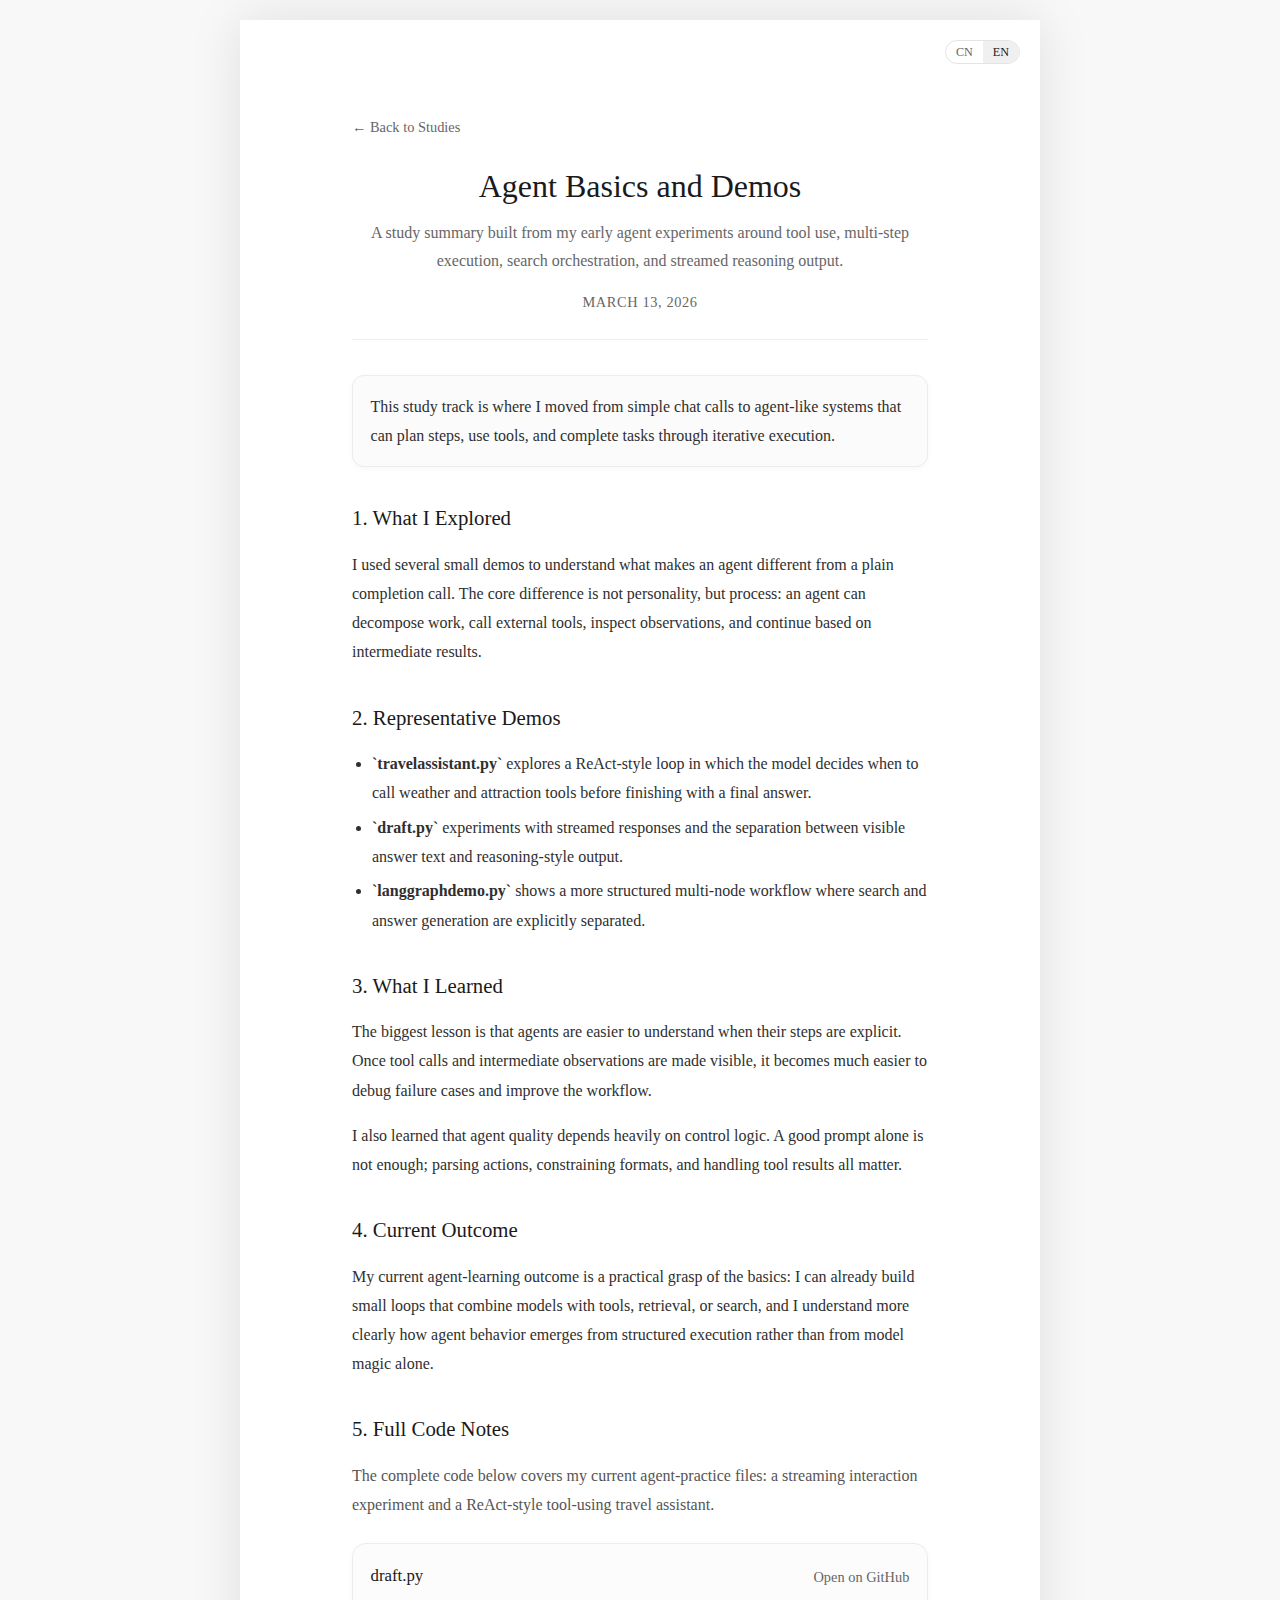
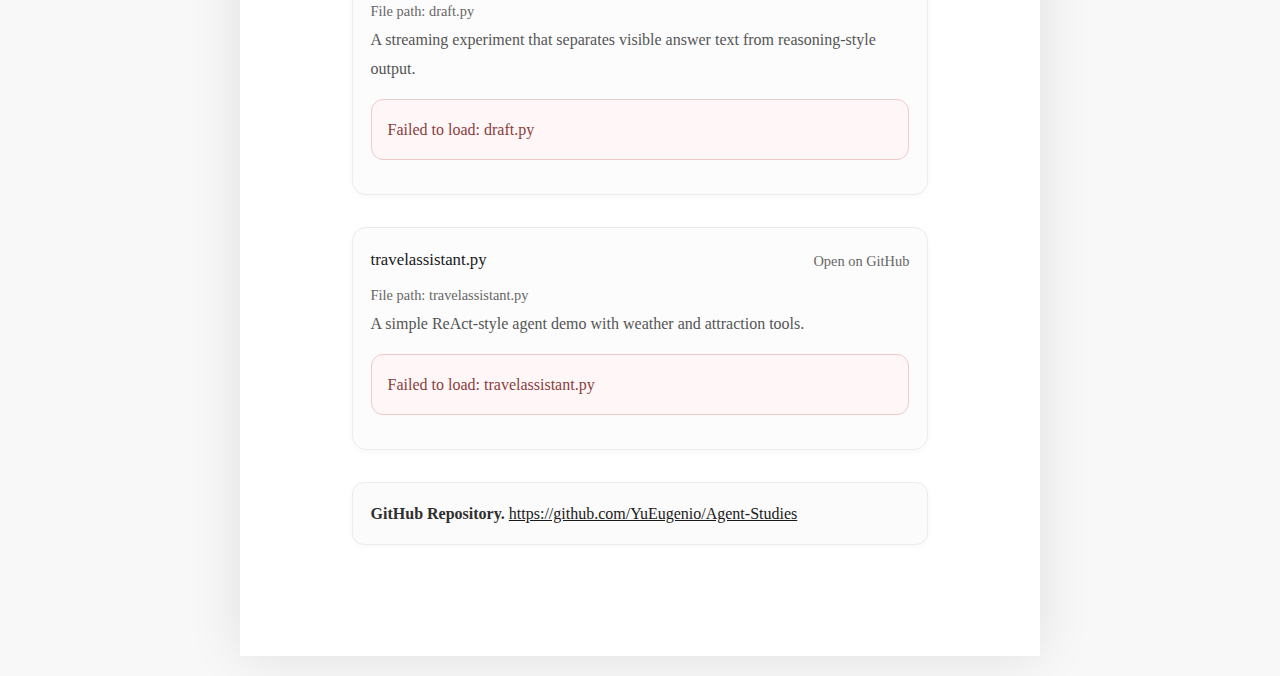
<file: articles/Agent-Basics-and-Demos.html>
<!DOCTYPE html>
<html lang="en">
<head>
  <meta charset="UTF-8">
  <meta name="viewport" content="width=device-width, initial-scale=1.0">
  <title>Agent Basics and Demos - YuEugenio's Blog</title>
  <meta name="article:date" content="2026-03-13">
  <meta name="article:section" content="studies">
  <link rel="stylesheet" href="../css/style.css?v=20260310-1">
  <link rel="stylesheet" href="../css/study-notes.css?v=20260313-1">
  <style>
    .article-content { max-width: 760px; margin: 0 auto; padding: 2rem; line-height: 1.82; color: #2f2f2f; }
    .back-link { display: inline-block; margin-bottom: 1.6rem; color: #666; text-decoration: none; font-size: 0.9rem; }
    .back-link:hover { color: #1a1a1a; }
    .article-header { text-align: center; margin-bottom: 2.2rem; border-bottom: 1px solid #eee; padding-bottom: 1.5rem; }
    .article-title { font-size: 2rem; line-height: 1.3; margin-bottom: 0.75rem; color: #1a1a1a; font-weight: normal; }
    .article-subtitle { max-width: 700px; margin: 0 auto 0.9rem; color: #666; font-size: 1rem; line-height: 1.72; }
    .article-meta { color: #666; font-size: 0.9rem; letter-spacing: 0.6px; text-transform: uppercase; }
    .study-body h2 { margin: 2rem 0 0.8rem; color: #1a1a1a; font-size: 1.3rem; font-weight: normal; }
    .study-body p { margin: 0 0 1rem; }
    .study-body ul { margin: 0.4rem 0 1rem 1.25rem; padding: 0; }
    .study-body li { margin: 0.34rem 0; }
    .summary-card, .link-card { margin: 1.2rem 0; padding: 1rem 1.1rem; border: 1px solid #ececec; border-radius: 12px; background: #fbfbfb; box-shadow: 0 2px 6px rgba(0,0,0,0.03); }
    .summary-card p, .link-card p { margin: 0; }
    .link-card a { color: #1a1a1a; word-break: break-all; }
    @media (max-width: 768px) {
      .article-content { padding: 1.2rem 0.95rem 1.6rem; }
      .article-title { font-size: 1.62rem; }
      .article-subtitle { font-size: 0.95rem; }
    }
  </style>
</head>
<body data-lang-page="en" data-lang-route-en="./Agent-Basics-and-Demos.html" data-lang-route-cn="../pages/agent-basics-and-demos-cn.html">
  <div class="container">
    <div class="article-content">
      <a href="../pages/studies.html" class="back-link" data-i18n-en="← Back to Studies" data-i18n-cn="← 返回学科学习">← Back to Studies</a>

      <header class="article-header">
        <h1 class="article-title">Agent Basics and Demos</h1>
        <p class="article-subtitle">A study summary built from my early agent experiments around tool use, multi-step execution, search orchestration, and streamed reasoning output.</p>
        <div class="article-meta">March 13, 2026</div>
      </header>

      <main class="study-body">
        <div class="summary-card">
          <p>This study track is where I moved from simple chat calls to agent-like systems that can plan steps, use tools, and complete tasks through iterative execution.</p>
        </div>

        <h2>1. What I Explored</h2>
        <p>I used several small demos to understand what makes an agent different from a plain completion call. The core difference is not personality, but process: an agent can decompose work, call external tools, inspect observations, and continue based on intermediate results.</p>

        <h2>2. Representative Demos</h2>
        <ul>
          <li><strong>`travelassistant.py`</strong> explores a ReAct-style loop in which the model decides when to call weather and attraction tools before finishing with a final answer.</li>
          <li><strong>`draft.py`</strong> experiments with streamed responses and the separation between visible answer text and reasoning-style output.</li>
          <li><strong>`langgraphdemo.py`</strong> shows a more structured multi-node workflow where search and answer generation are explicitly separated.</li>
        </ul>

        <h2>3. What I Learned</h2>
        <p>The biggest lesson is that agents are easier to understand when their steps are explicit. Once tool calls and intermediate observations are made visible, it becomes much easier to debug failure cases and improve the workflow.</p>
        <p>I also learned that agent quality depends heavily on control logic. A good prompt alone is not enough; parsing actions, constraining formats, and handling tool results all matter.</p>

        <h2>4. Current Outcome</h2>
        <p>My current agent-learning outcome is a practical grasp of the basics: I can already build small loops that combine models with tools, retrieval, or search, and I understand more clearly how agent behavior emerges from structured execution rather than from model magic alone.</p>

        <h2>5. Full Code Notes</h2>
        <p class="source-notice">The complete code below covers my current agent-practice files: a streaming interaction experiment and a ReAct-style tool-using travel assistant.</p>
        <div id="study-sources"></div>

        <div class="link-card">
          <p><strong>GitHub Repository.</strong> <a href="https://github.com/YuEugenio/Agent-Studies" target="_blank" rel="noreferrer">https://github.com/YuEugenio/Agent-Studies</a></p>
        </div>
      </main>
    </div>
  </div>
  <script id="study-page-config" type="application/json">
    {
      "lang": "en",
      "owner": "YuEugenio",
      "repo": "Agent-Studies",
      "branch": "main",
      "sources": [
        {
          "path": "draft.py",
          "type": "script",
          "title": "draft.py",
          "description": "A streaming experiment that separates visible answer text from reasoning-style output."
        },
        {
          "path": "travelassistant.py",
          "type": "script",
          "title": "travelassistant.py",
          "description": "A simple ReAct-style agent demo with weather and attraction tools."
        }
      ]
    }
  </script>
  <script src="../js/study-code-viewer.js?v=20260313-1"></script>
  <script src="../js/config.js?v=20260310-1"></script>
  <script src="../js/language.js?v=20260310-1"></script>
</body>
</html>
</file>
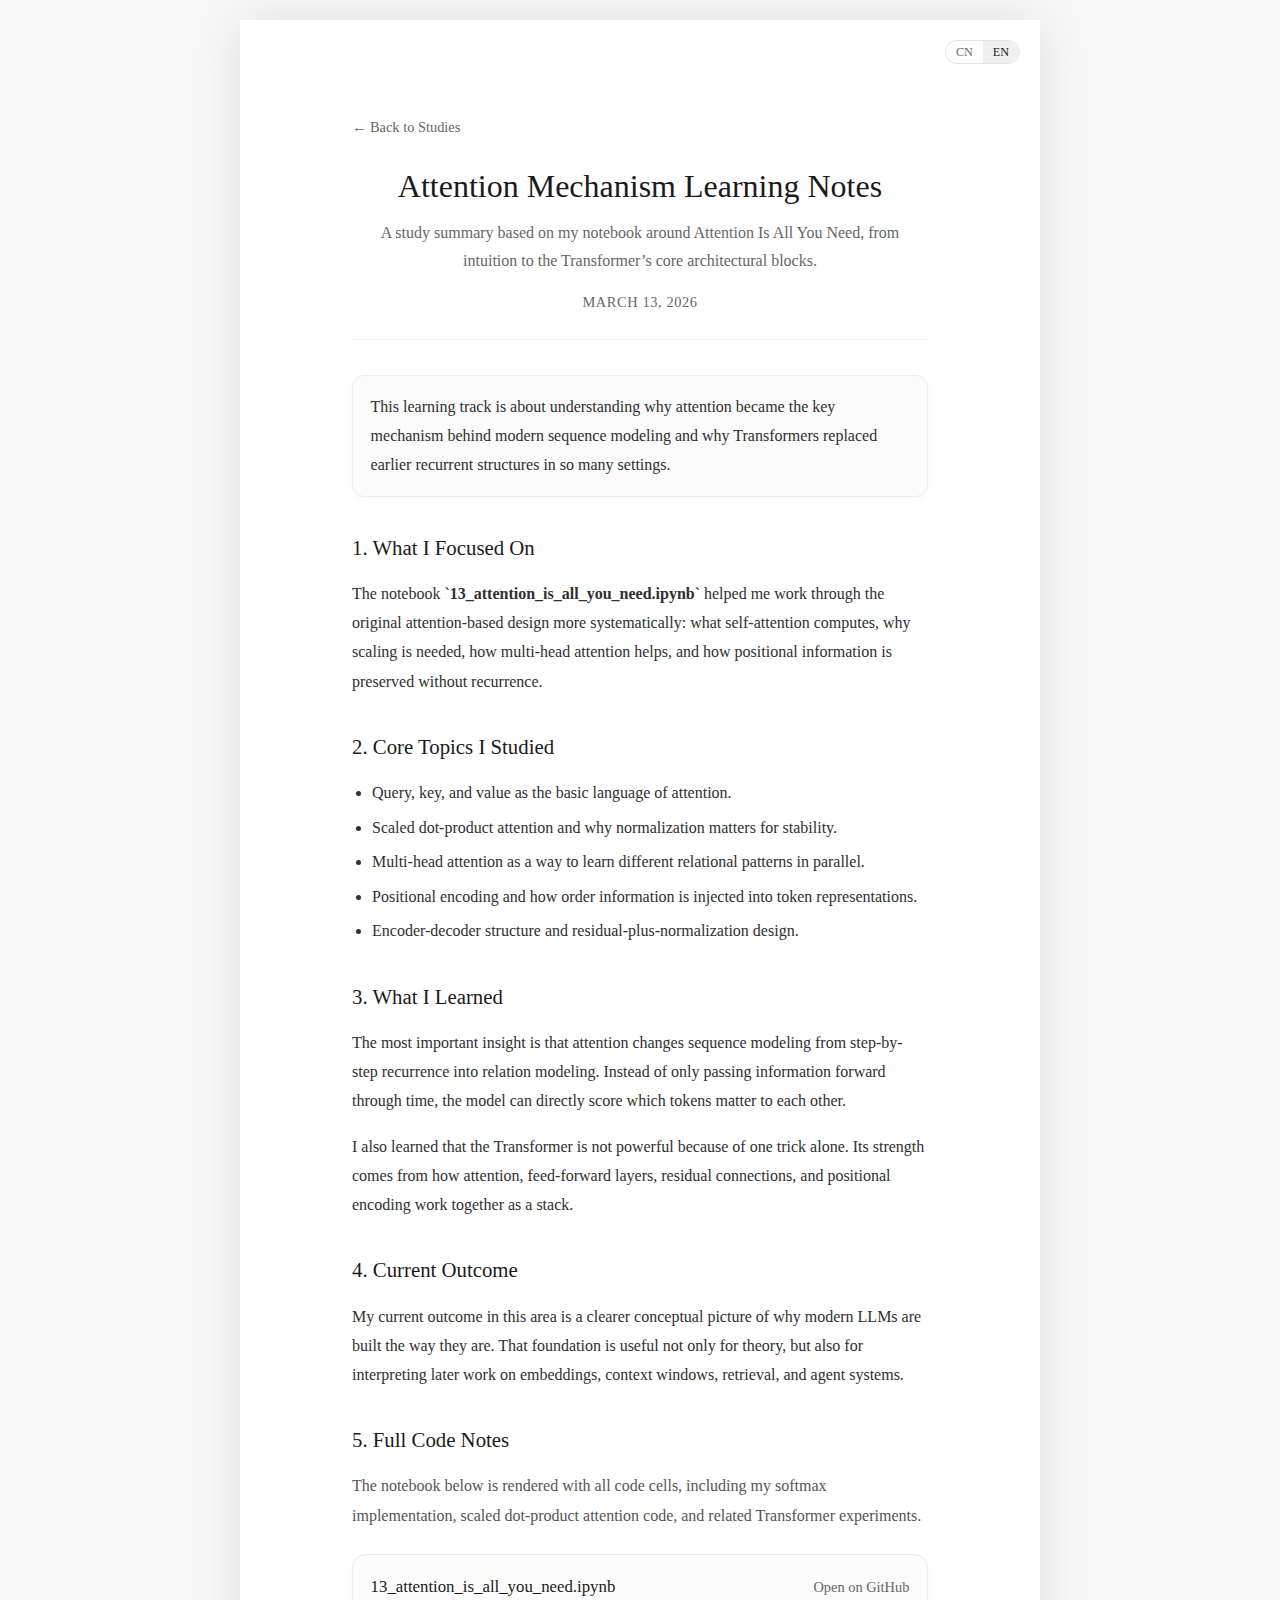
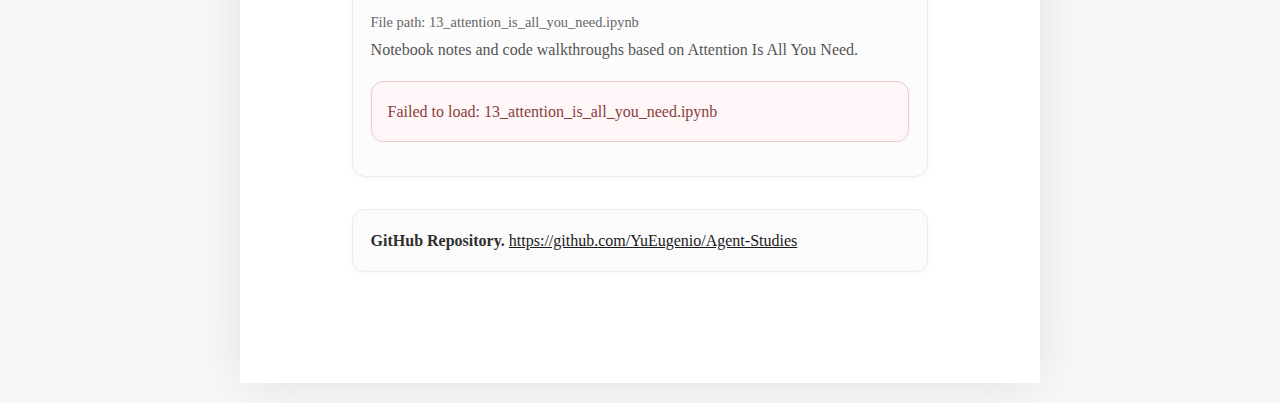
<file: articles/Attention-Mechanism-Learning-Notes.html>
<!DOCTYPE html>
<html lang="en">
<head>
  <meta charset="UTF-8">
  <meta name="viewport" content="width=device-width, initial-scale=1.0">
  <title>Attention Mechanism Learning Notes - YuEugenio's Blog</title>
  <meta name="article:date" content="2026-03-13">
  <meta name="article:section" content="studies">
  <link rel="stylesheet" href="../css/style.css?v=20260310-1">
  <link rel="stylesheet" href="../css/study-notes.css?v=20260313-1">
  <style>
    .article-content { max-width: 760px; margin: 0 auto; padding: 2rem; line-height: 1.82; color: #2f2f2f; }
    .back-link { display: inline-block; margin-bottom: 1.6rem; color: #666; text-decoration: none; font-size: 0.9rem; }
    .back-link:hover { color: #1a1a1a; }
    .article-header { text-align: center; margin-bottom: 2.2rem; border-bottom: 1px solid #eee; padding-bottom: 1.5rem; }
    .article-title { font-size: 2rem; line-height: 1.3; margin-bottom: 0.75rem; color: #1a1a1a; font-weight: normal; }
    .article-subtitle { max-width: 700px; margin: 0 auto 0.9rem; color: #666; font-size: 1rem; line-height: 1.72; }
    .article-meta { color: #666; font-size: 0.9rem; letter-spacing: 0.6px; text-transform: uppercase; }
    .study-body h2 { margin: 2rem 0 0.8rem; color: #1a1a1a; font-size: 1.3rem; font-weight: normal; }
    .study-body p { margin: 0 0 1rem; }
    .study-body ul { margin: 0.4rem 0 1rem 1.25rem; padding: 0; }
    .study-body li { margin: 0.34rem 0; }
    .summary-card, .link-card { margin: 1.2rem 0; padding: 1rem 1.1rem; border: 1px solid #ececec; border-radius: 12px; background: #fbfbfb; box-shadow: 0 2px 6px rgba(0,0,0,0.03); }
    .summary-card p, .link-card p { margin: 0; }
    .link-card a { color: #1a1a1a; word-break: break-all; }
    @media (max-width: 768px) {
      .article-content { padding: 1.2rem 0.95rem 1.6rem; }
      .article-title { font-size: 1.62rem; }
      .article-subtitle { font-size: 0.95rem; }
    }
  </style>
</head>
<body data-lang-page="en" data-lang-route-en="./Attention-Mechanism-Learning-Notes.html" data-lang-route-cn="../pages/attention-mechanism-learning-notes-cn.html">
  <div class="container">
    <div class="article-content">
      <a href="../pages/studies.html" class="back-link" data-i18n-en="← Back to Studies" data-i18n-cn="← 返回学科学习">← Back to Studies</a>

      <header class="article-header">
        <h1 class="article-title">Attention Mechanism Learning Notes</h1>
        <p class="article-subtitle">A study summary based on my notebook around Attention Is All You Need, from intuition to the Transformer’s core architectural blocks.</p>
        <div class="article-meta">March 13, 2026</div>
      </header>

      <main class="study-body">
        <div class="summary-card">
          <p>This learning track is about understanding why attention became the key mechanism behind modern sequence modeling and why Transformers replaced earlier recurrent structures in so many settings.</p>
        </div>

        <h2>1. What I Focused On</h2>
        <p>The notebook <strong>`13_attention_is_all_you_need.ipynb`</strong> helped me work through the original attention-based design more systematically: what self-attention computes, why scaling is needed, how multi-head attention helps, and how positional information is preserved without recurrence.</p>

        <h2>2. Core Topics I Studied</h2>
        <ul>
          <li>Query, key, and value as the basic language of attention.</li>
          <li>Scaled dot-product attention and why normalization matters for stability.</li>
          <li>Multi-head attention as a way to learn different relational patterns in parallel.</li>
          <li>Positional encoding and how order information is injected into token representations.</li>
          <li>Encoder-decoder structure and residual-plus-normalization design.</li>
        </ul>

        <h2>3. What I Learned</h2>
        <p>The most important insight is that attention changes sequence modeling from step-by-step recurrence into relation modeling. Instead of only passing information forward through time, the model can directly score which tokens matter to each other.</p>
        <p>I also learned that the Transformer is not powerful because of one trick alone. Its strength comes from how attention, feed-forward layers, residual connections, and positional encoding work together as a stack.</p>

        <h2>4. Current Outcome</h2>
        <p>My current outcome in this area is a clearer conceptual picture of why modern LLMs are built the way they are. That foundation is useful not only for theory, but also for interpreting later work on embeddings, context windows, retrieval, and agent systems.</p>

        <h2>5. Full Code Notes</h2>
        <p class="source-notice">The notebook below is rendered with all code cells, including my softmax implementation, scaled dot-product attention code, and related Transformer experiments.</p>
        <div id="study-sources"></div>

        <div class="link-card">
          <p><strong>GitHub Repository.</strong> <a href="https://github.com/YuEugenio/Agent-Studies" target="_blank" rel="noreferrer">https://github.com/YuEugenio/Agent-Studies</a></p>
        </div>
      </main>
    </div>
  </div>
  <script id="study-page-config" type="application/json">
    {
      "lang": "en",
      "owner": "YuEugenio",
      "repo": "Agent-Studies",
      "branch": "main",
      "sources": [
        {
          "path": "13_attention_is_all_you_need.ipynb",
          "type": "notebook",
          "title": "13_attention_is_all_you_need.ipynb",
          "description": "Notebook notes and code walkthroughs based on Attention Is All You Need."
        }
      ]
    }
  </script>
  <script src="../js/study-code-viewer.js?v=20260313-1"></script>
  <script src="../js/config.js?v=20260310-1"></script>
  <script src="../js/language.js?v=20260310-1"></script>
</body>
</html>
</file>
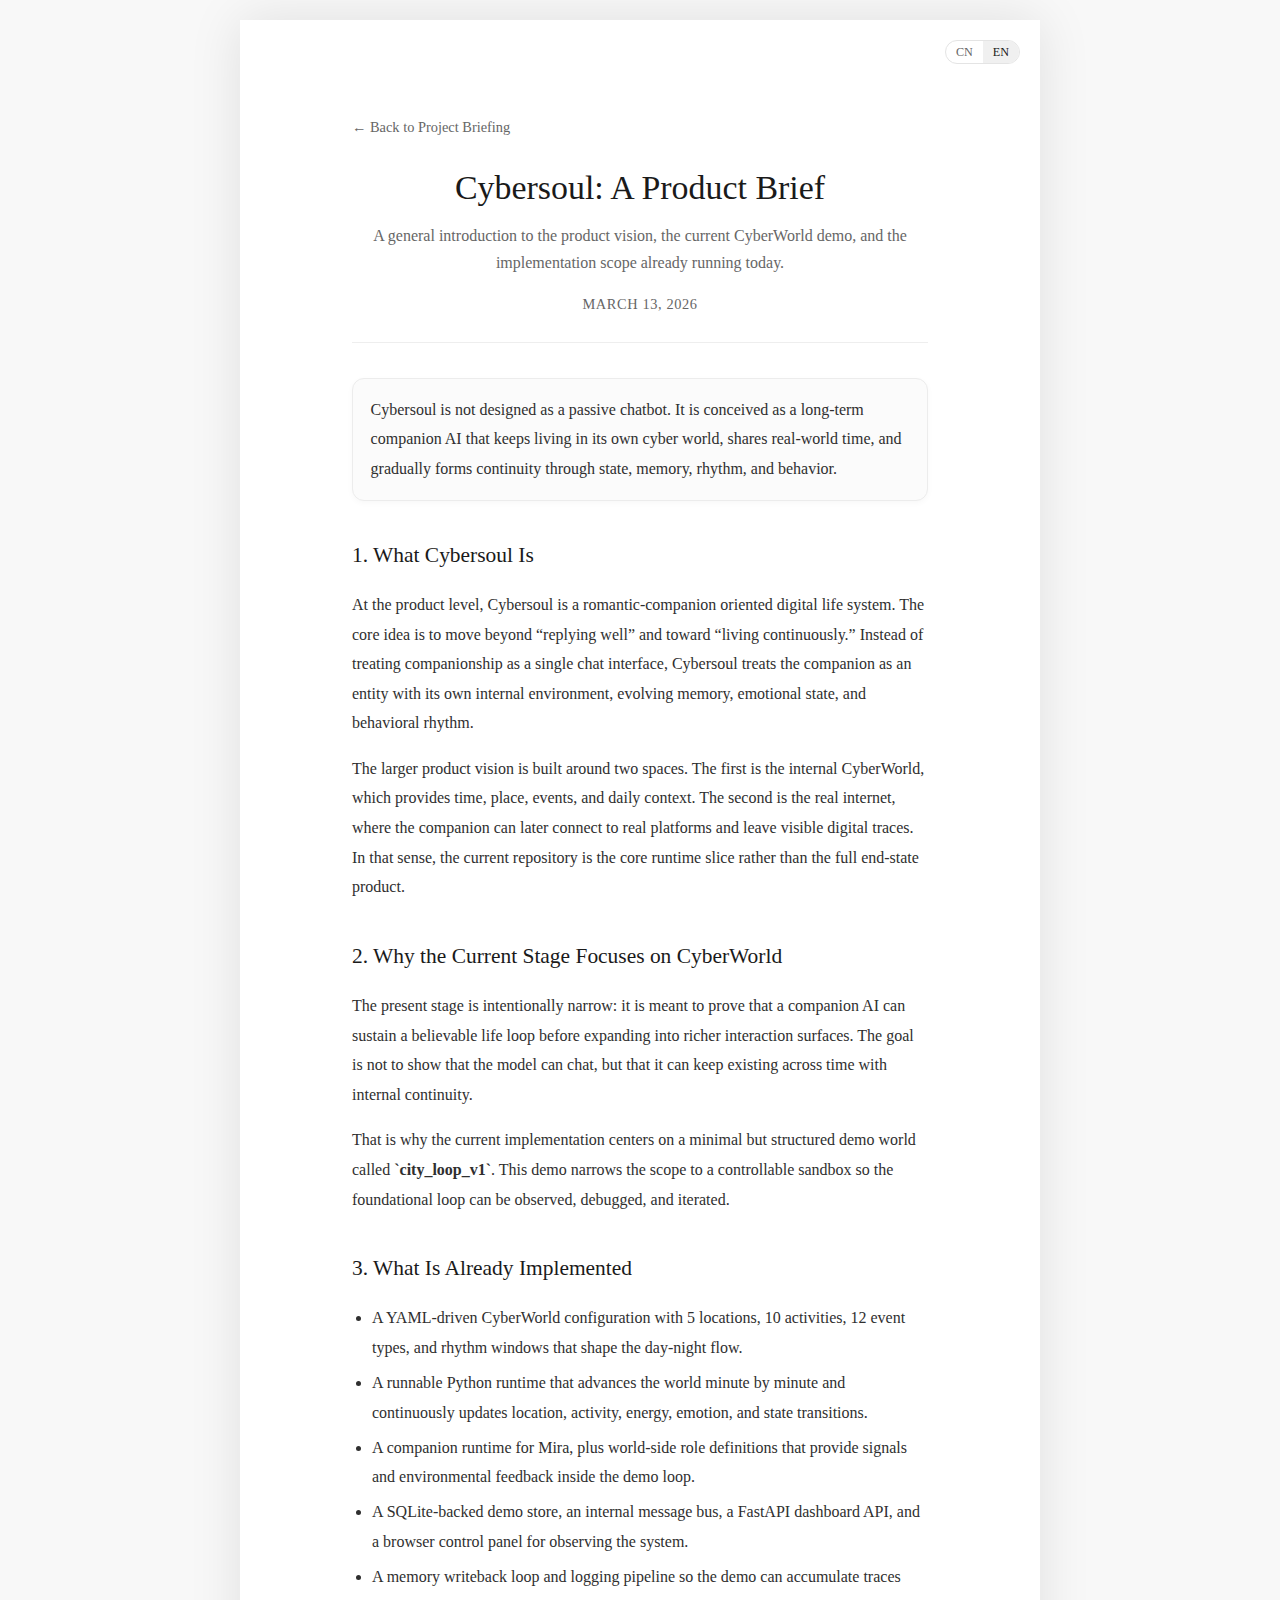
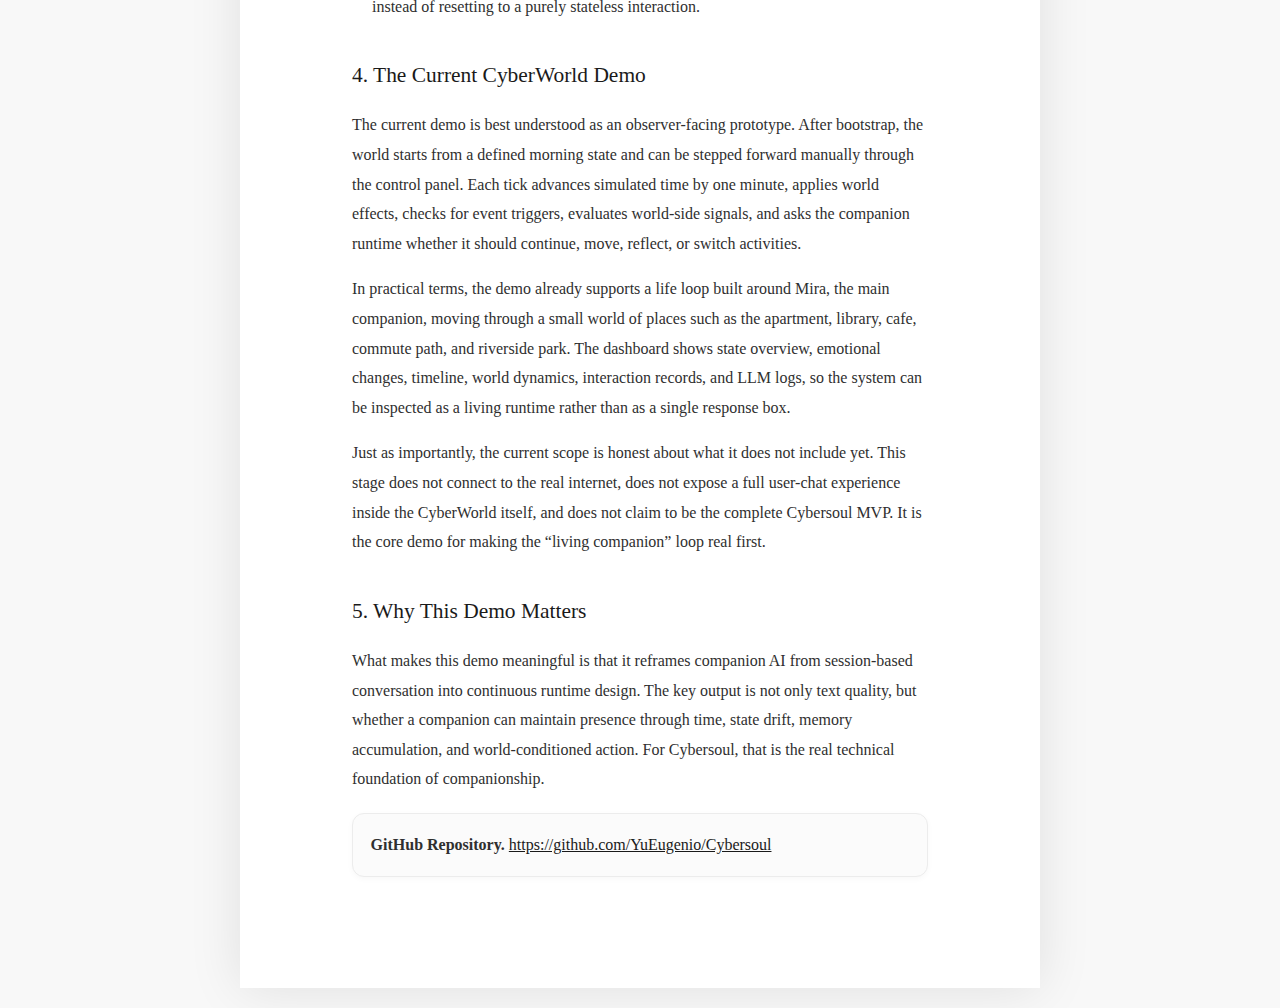
<file: articles/Cybersoul-Product-Brief.html>
<!DOCTYPE html>
<html lang="en">
<head>
  <meta charset="UTF-8">
  <meta name="viewport" content="width=device-width, initial-scale=1.0">
  <title>Cybersoul: A Product Brief - YuEugenio's Blog</title>
  <meta name="article:date" content="2026-03-13">
  <meta name="article:section" content="project-briefing">
  <link rel="stylesheet" href="../css/style.css?v=20260310-1">
  <style>
    .article-content {
      max-width: 760px;
      margin: 0 auto;
      padding: 2rem;
      line-height: 1.85;
      color: #2f2f2f;
    }

    .back-link {
      display: inline-block;
      margin-bottom: 1.6rem;
      color: #666;
      text-decoration: none;
      font-size: 0.9rem;
    }

    .back-link:hover {
      color: #1a1a1a;
    }

    .article-header {
      text-align: center;
      margin-bottom: 2.2rem;
      border-bottom: 1px solid #eee;
      padding-bottom: 1.5rem;
    }

    .article-title {
      font-size: 2.12rem;
      line-height: 1.28;
      margin-bottom: 0.75rem;
      color: #1a1a1a;
      font-weight: normal;
    }

    .article-subtitle {
      max-width: 690px;
      margin: 0 auto 0.9rem;
      color: #666;
      font-size: 1rem;
      line-height: 1.72;
    }

    .article-meta {
      color: #666;
      font-size: 0.9rem;
      letter-spacing: 0.6px;
      text-transform: uppercase;
    }

    .brief-body h2 {
      margin: 2.2rem 0 0.9rem;
      color: #1a1a1a;
      font-size: 1.34rem;
      font-weight: normal;
    }

    .brief-body h3 {
      margin: 1.5rem 0 0.7rem;
      color: #1a1a1a;
      font-size: 1.08rem;
      font-weight: normal;
    }

    .brief-body p {
      margin: 0 0 1rem;
    }

    .brief-body ul {
      margin: 0.4rem 0 1rem 1.25rem;
      padding: 0;
    }

    .brief-body li {
      margin: 0.34rem 0;
    }

    .summary-card,
    .link-card {
      margin: 1.2rem 0;
      padding: 1rem 1.1rem;
      border: 1px solid #ececec;
      border-radius: 12px;
      background: #fbfbfb;
      box-shadow: 0 2px 6px rgba(0, 0, 0, 0.03);
    }

    .summary-card p,
    .link-card p {
      margin: 0;
    }

    .link-card a {
      color: #1a1a1a;
      word-break: break-all;
    }

    @media (max-width: 768px) {
      .article-content {
        padding: 1.2rem 0.95rem 1.6rem;
      }

      .article-title {
        font-size: 1.68rem;
      }

      .article-subtitle {
        font-size: 0.95rem;
      }
    }
  </style>
</head>
<body data-lang-page="en" data-lang-route-en="./Cybersoul-Product-Brief.html" data-lang-route-cn="../pages/cybersoul-product-brief-cn.html">
  <div class="container">
    <div class="article-content">
      <a href="../pages/project-briefing.html" class="back-link">← Back to Project Briefing</a>

      <header class="article-header">
        <h1 class="article-title">Cybersoul: A Product Brief</h1>
        <p class="article-subtitle">A general introduction to the product vision, the current CyberWorld demo, and the implementation scope already running today.</p>
        <div class="article-meta">March 13, 2026</div>
      </header>

      <main class="brief-body">
        <div class="summary-card">
          <p>Cybersoul is not designed as a passive chatbot. It is conceived as a long-term companion AI that keeps living in its own cyber world, shares real-world time, and gradually forms continuity through state, memory, rhythm, and behavior.</p>
        </div>

        <h2>1. What Cybersoul Is</h2>
        <p>At the product level, Cybersoul is a romantic-companion oriented digital life system. The core idea is to move beyond “replying well” and toward “living continuously.” Instead of treating companionship as a single chat interface, Cybersoul treats the companion as an entity with its own internal environment, evolving memory, emotional state, and behavioral rhythm.</p>
        <p>The larger product vision is built around two spaces. The first is the internal CyberWorld, which provides time, place, events, and daily context. The second is the real internet, where the companion can later connect to real platforms and leave visible digital traces. In that sense, the current repository is the core runtime slice rather than the full end-state product.</p>

        <h2>2. Why the Current Stage Focuses on CyberWorld</h2>
        <p>The present stage is intentionally narrow: it is meant to prove that a companion AI can sustain a believable life loop before expanding into richer interaction surfaces. The goal is not to show that the model can chat, but that it can keep existing across time with internal continuity.</p>
        <p>That is why the current implementation centers on a minimal but structured demo world called <strong>`city_loop_v1`</strong>. This demo narrows the scope to a controllable sandbox so the foundational loop can be observed, debugged, and iterated.</p>

        <h2>3. What Is Already Implemented</h2>
        <ul>
          <li>A YAML-driven CyberWorld configuration with 5 locations, 10 activities, 12 event types, and rhythm windows that shape the day-night flow.</li>
          <li>A runnable Python runtime that advances the world minute by minute and continuously updates location, activity, energy, emotion, and state transitions.</li>
          <li>A companion runtime for Mira, plus world-side role definitions that provide signals and environmental feedback inside the demo loop.</li>
          <li>A SQLite-backed demo store, an internal message bus, a FastAPI dashboard API, and a browser control panel for observing the system.</li>
          <li>A memory writeback loop and logging pipeline so the demo can accumulate traces instead of resetting to a purely stateless interaction.</li>
        </ul>

        <h2>4. The Current CyberWorld Demo</h2>
        <p>The current demo is best understood as an observer-facing prototype. After bootstrap, the world starts from a defined morning state and can be stepped forward manually through the control panel. Each tick advances simulated time by one minute, applies world effects, checks for event triggers, evaluates world-side signals, and asks the companion runtime whether it should continue, move, reflect, or switch activities.</p>
        <p>In practical terms, the demo already supports a life loop built around Mira, the main companion, moving through a small world of places such as the apartment, library, cafe, commute path, and riverside park. The dashboard shows state overview, emotional changes, timeline, world dynamics, interaction records, and LLM logs, so the system can be inspected as a living runtime rather than as a single response box.</p>
        <p>Just as importantly, the current scope is honest about what it does not include yet. This stage does not connect to the real internet, does not expose a full user-chat experience inside the CyberWorld itself, and does not claim to be the complete Cybersoul MVP. It is the core demo for making the “living companion” loop real first.</p>

        <h2>5. Why This Demo Matters</h2>
        <p>What makes this demo meaningful is that it reframes companion AI from session-based conversation into continuous runtime design. The key output is not only text quality, but whether a companion can maintain presence through time, state drift, memory accumulation, and world-conditioned action. For Cybersoul, that is the real technical foundation of companionship.</p>

        <div class="link-card">
          <p><strong>GitHub Repository.</strong> <a href="https://github.com/YuEugenio/Cybersoul" target="_blank" rel="noreferrer">https://github.com/YuEugenio/Cybersoul</a></p>
        </div>
      </main>
    </div>
  </div>

  <script src="../js/config.js?v=20260310-1"></script>
  <script src="../js/language.js?v=20260310-1"></script>
</body>
</html>
</file>
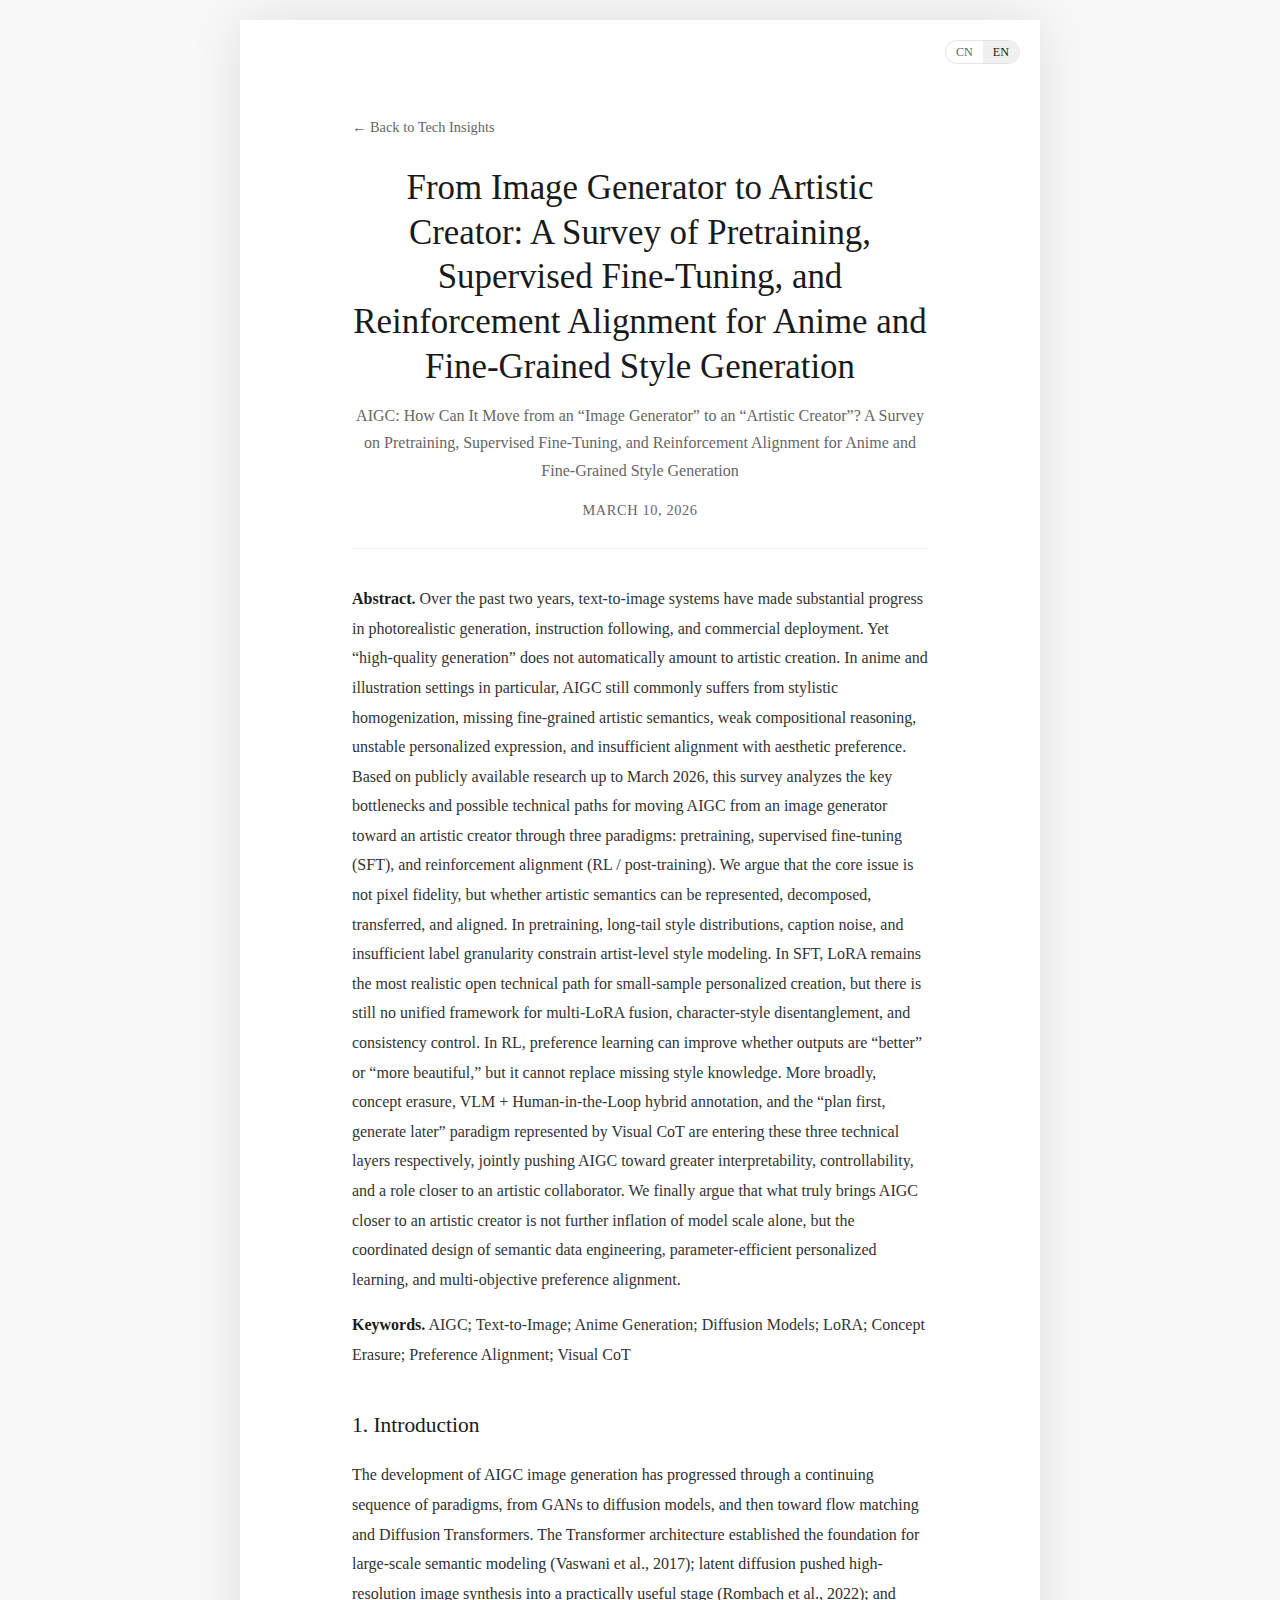
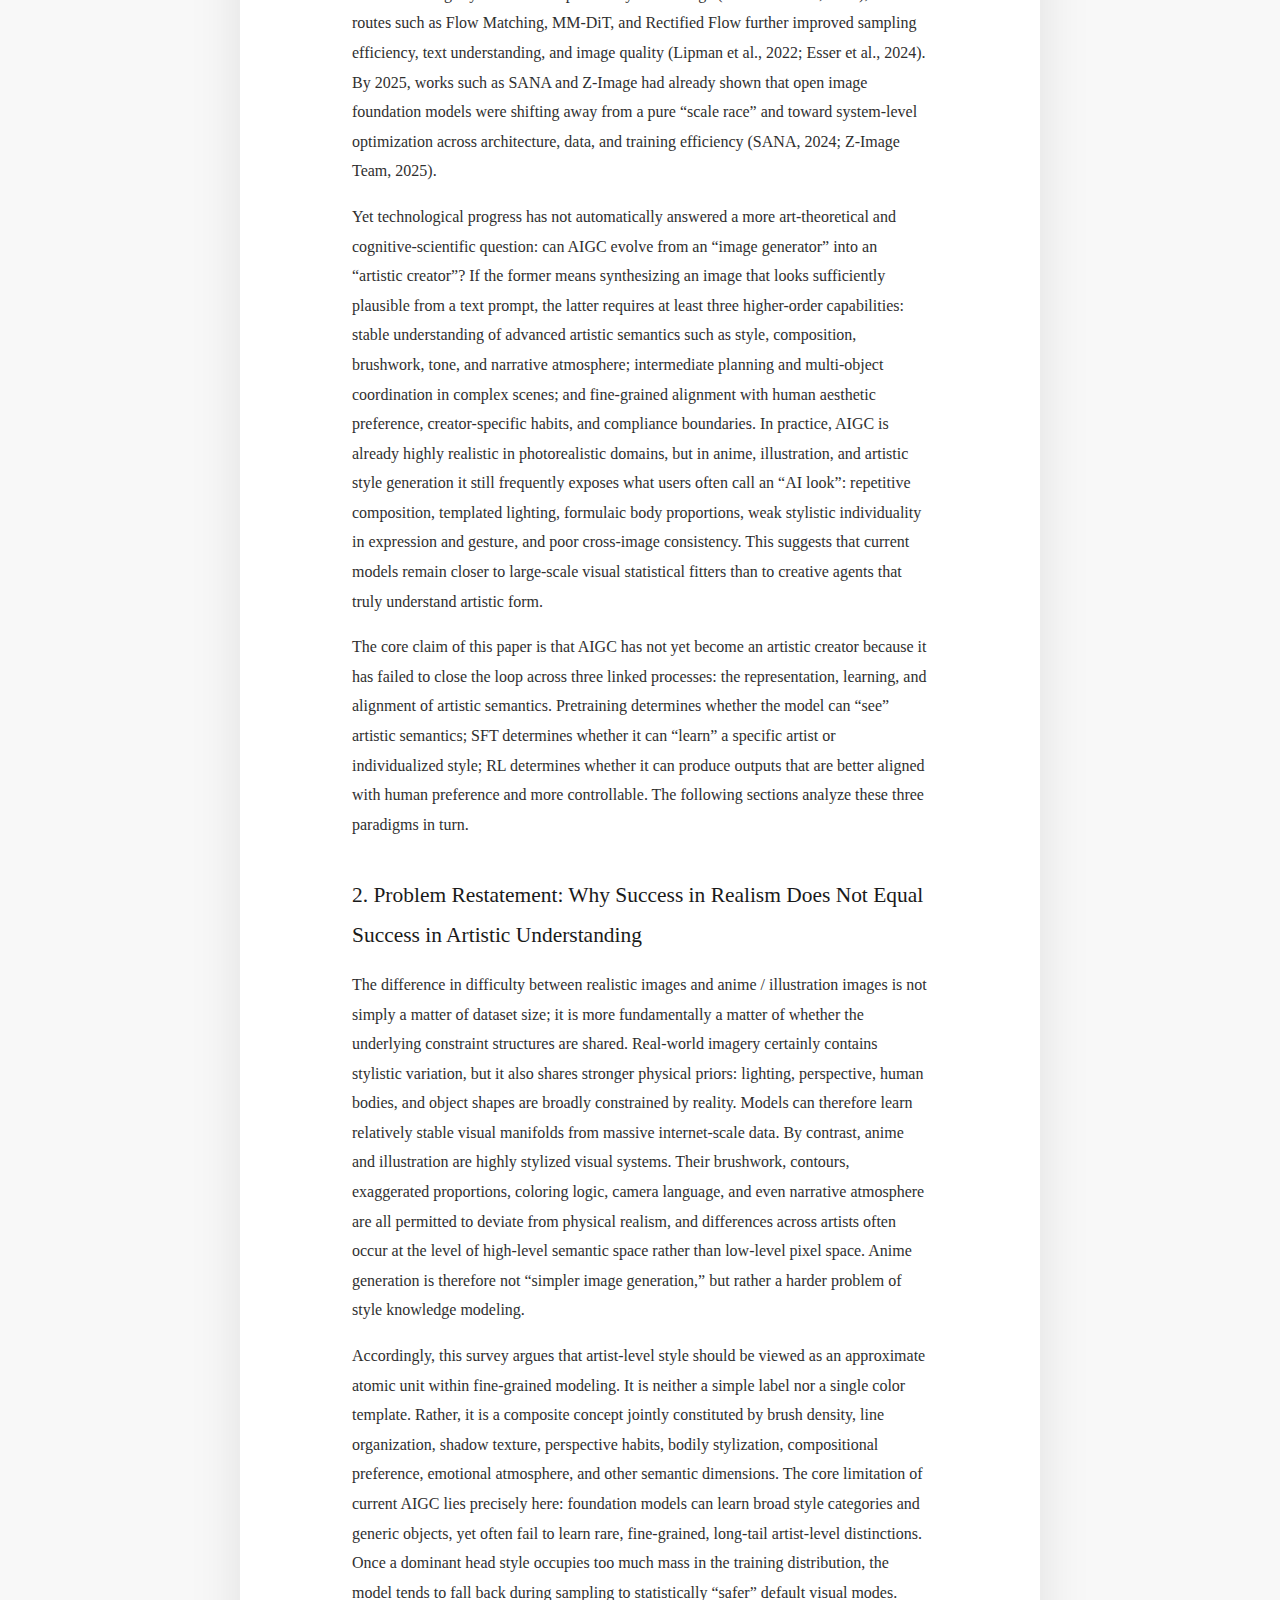
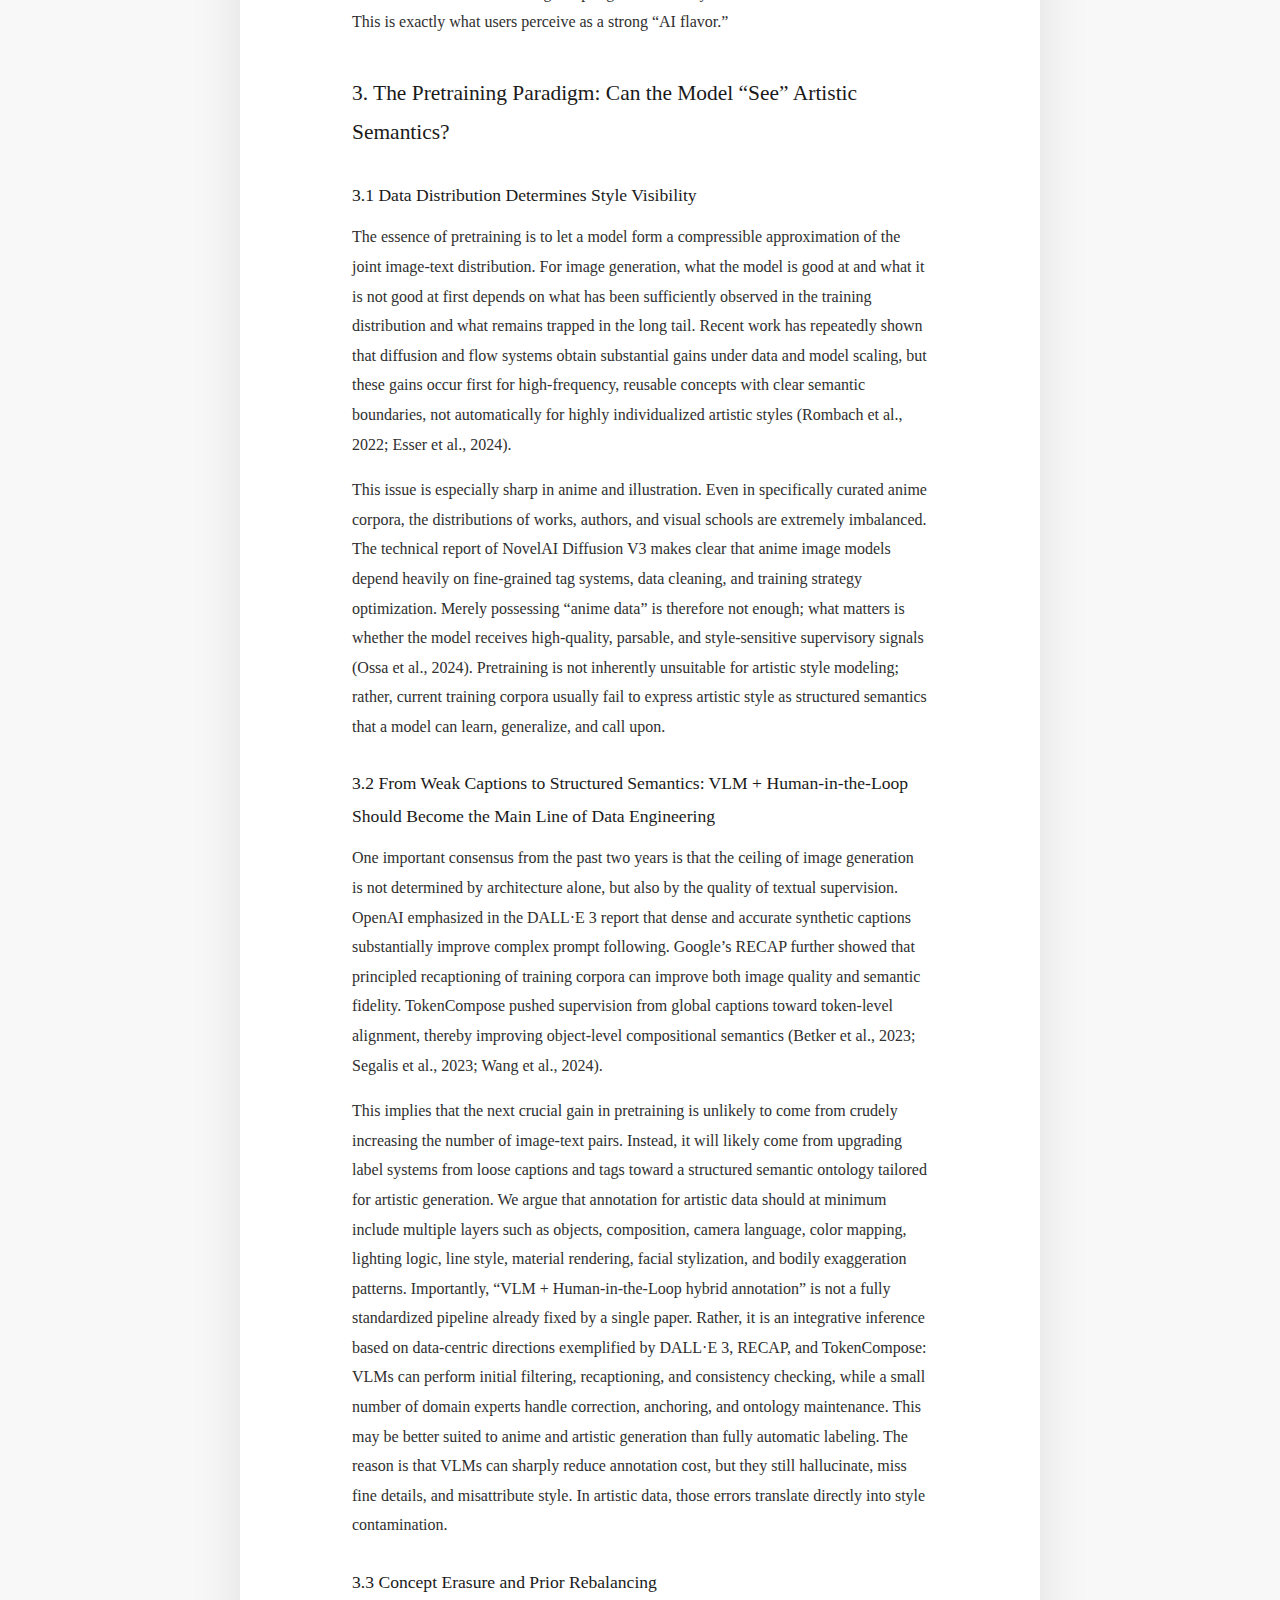
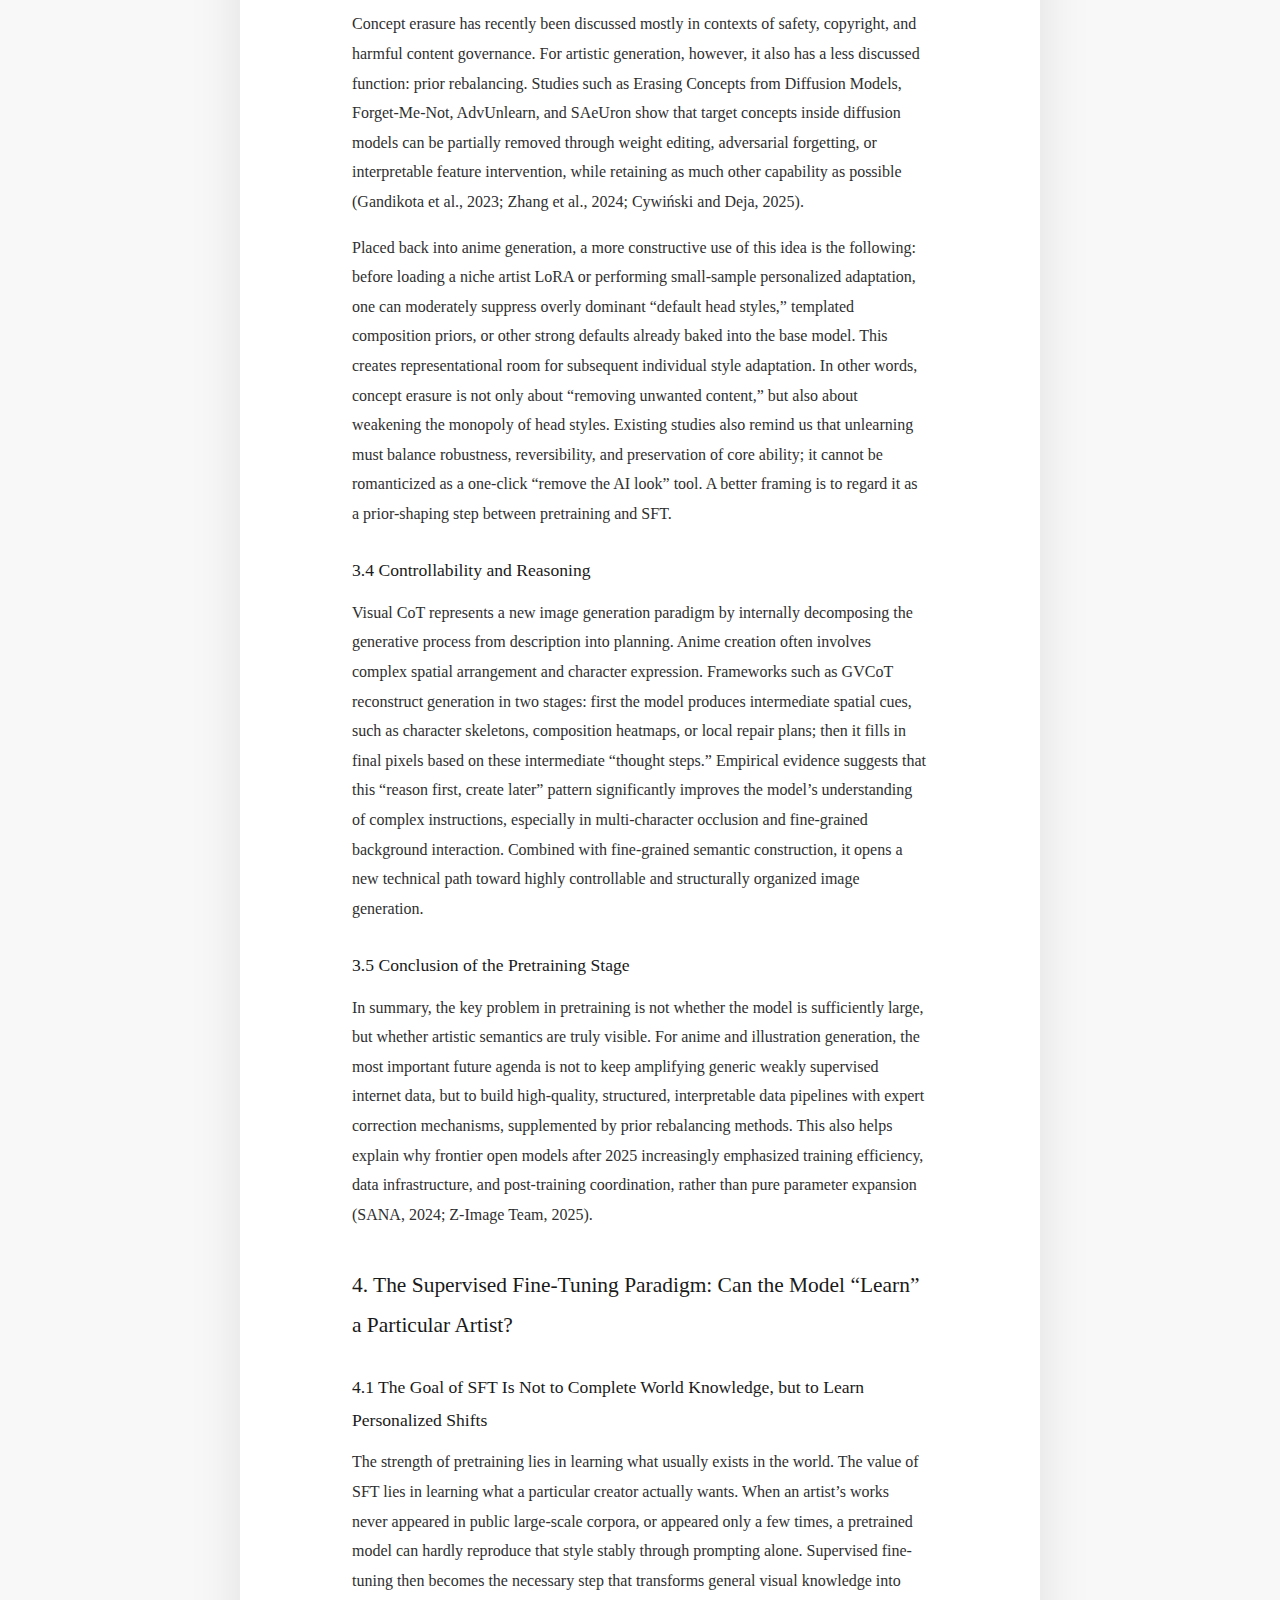
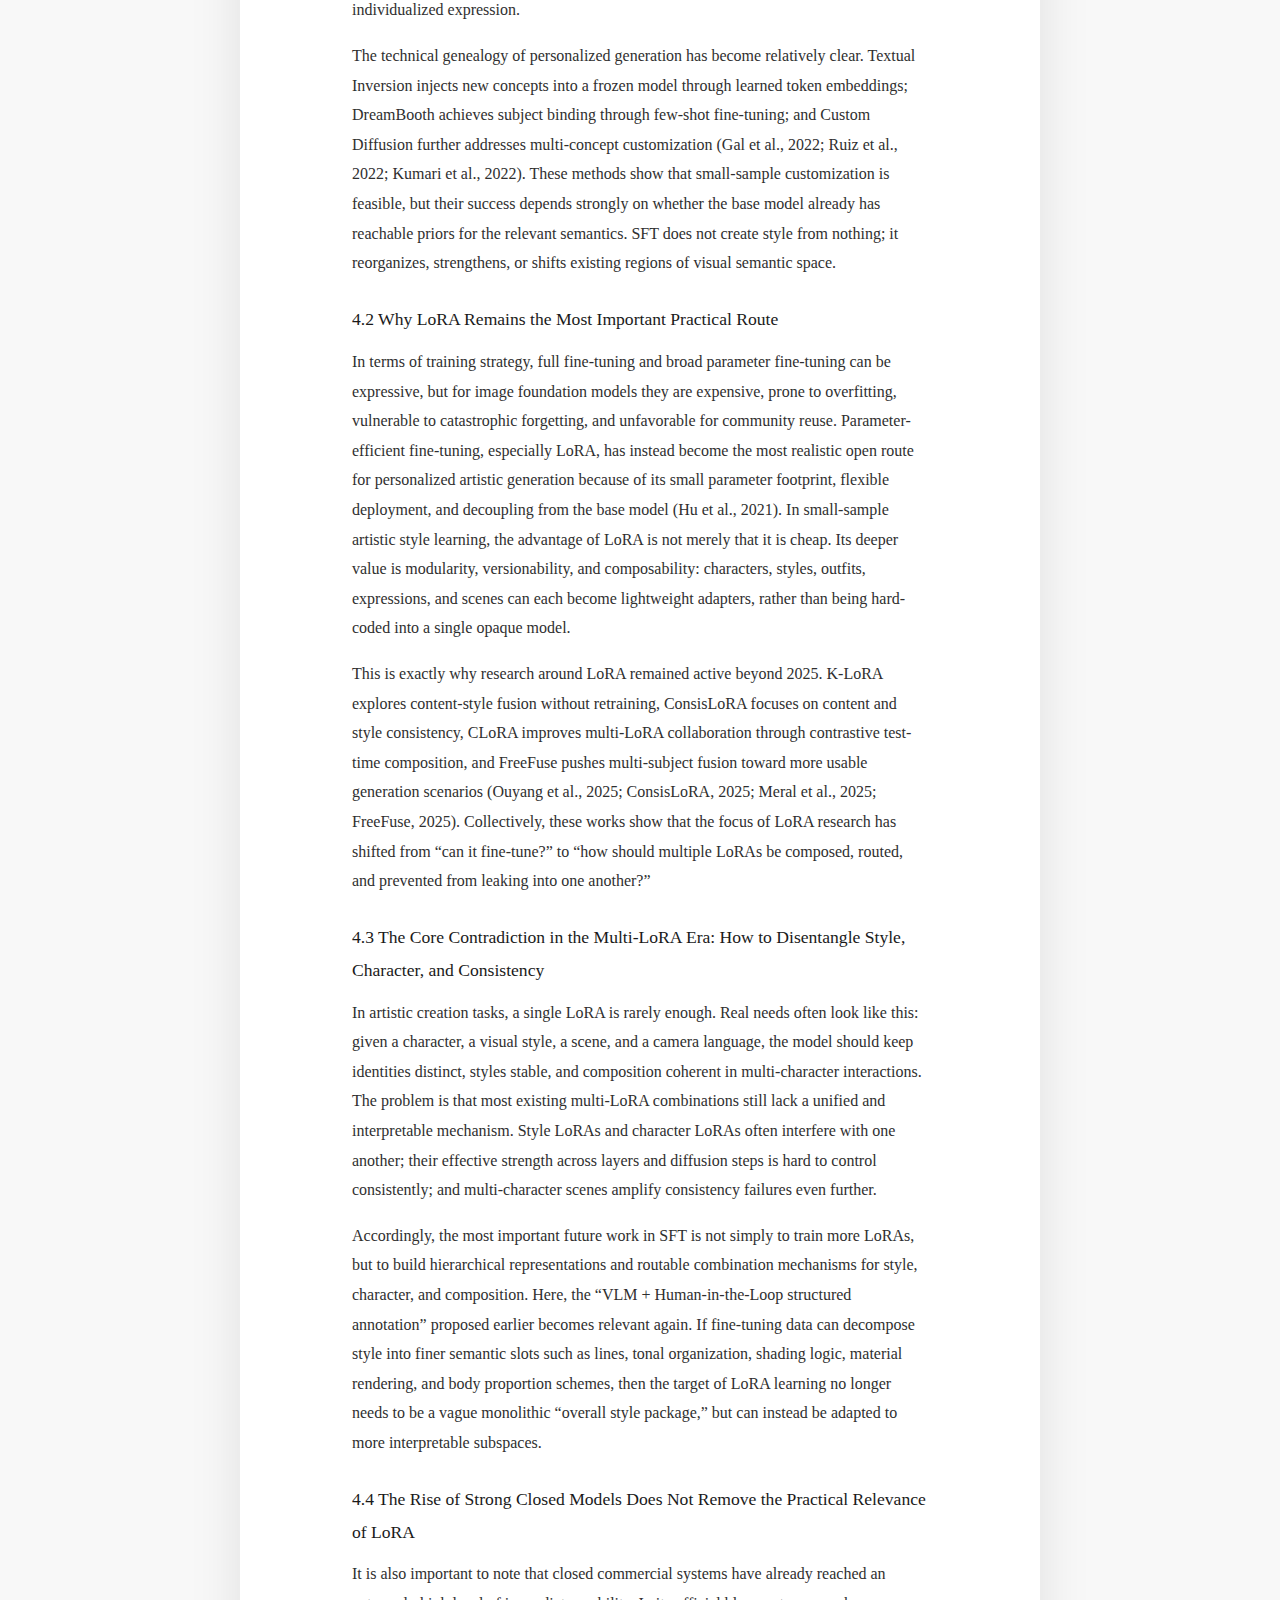
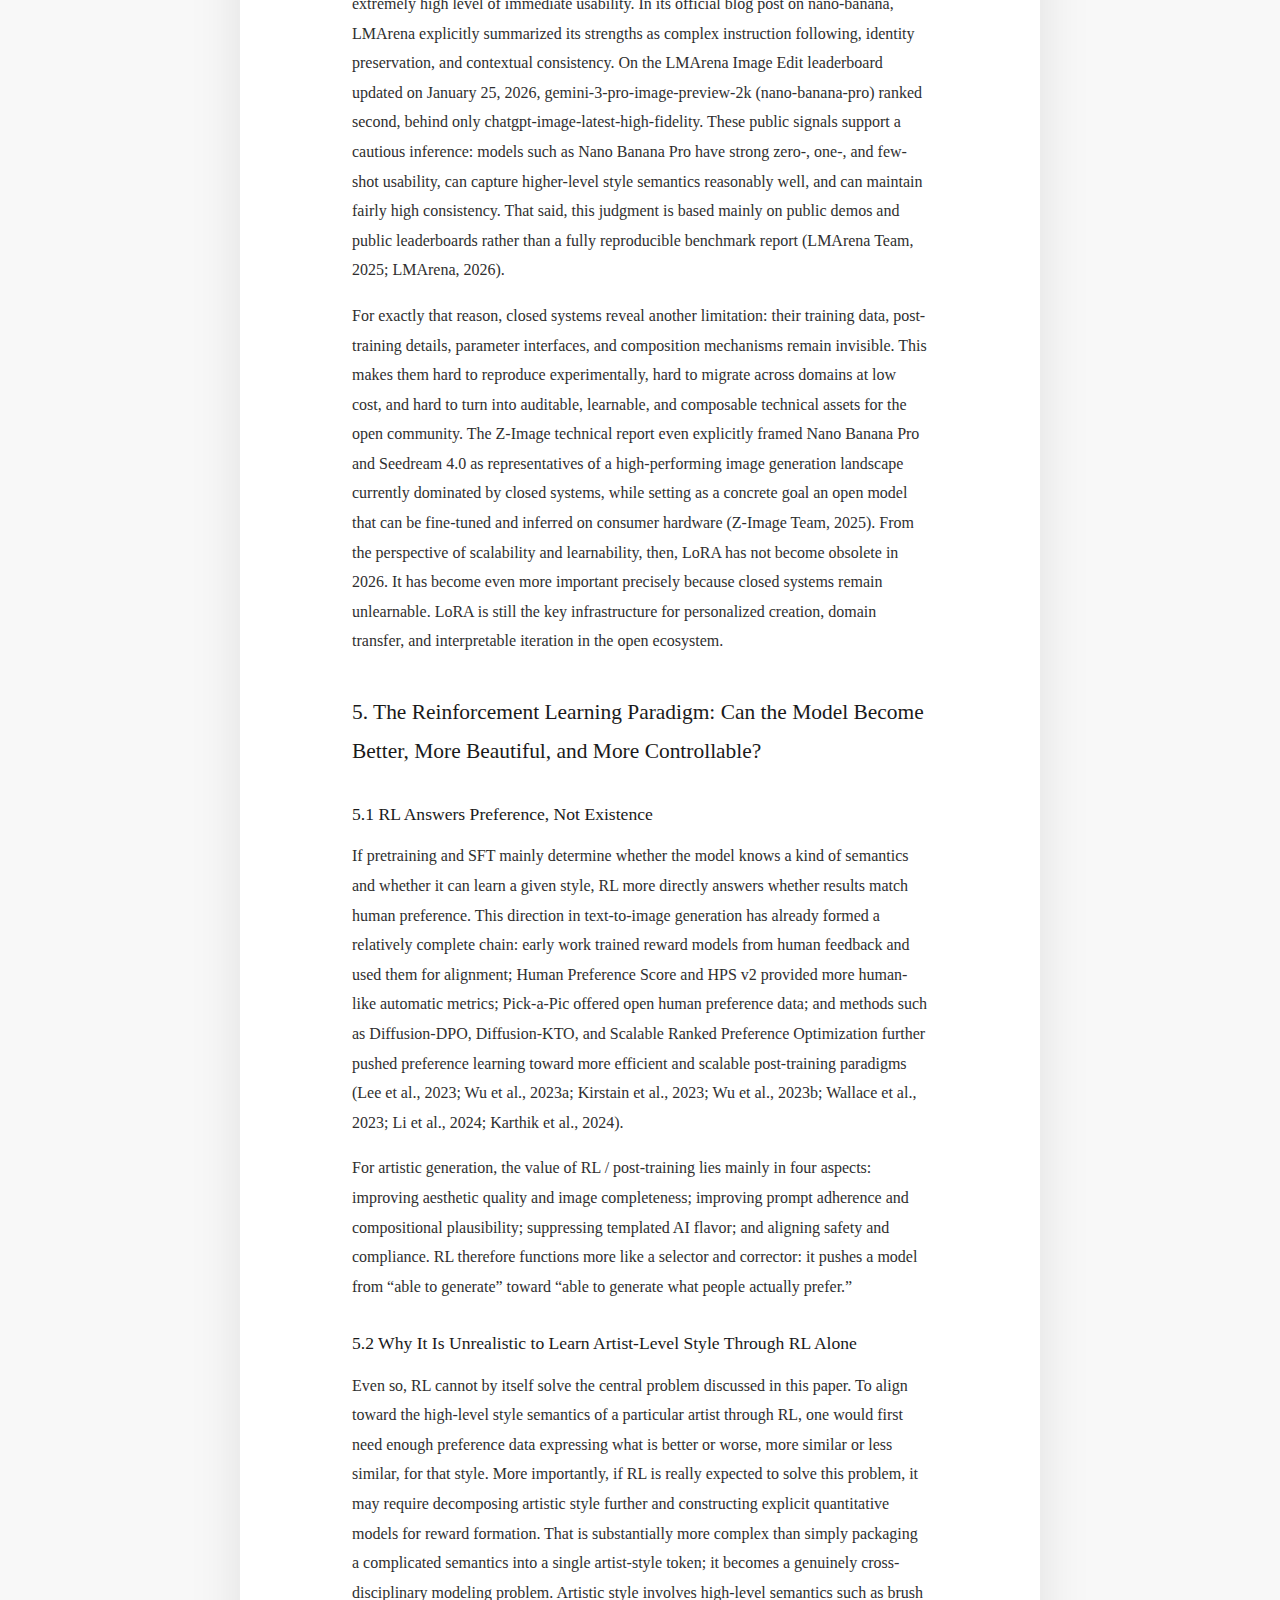
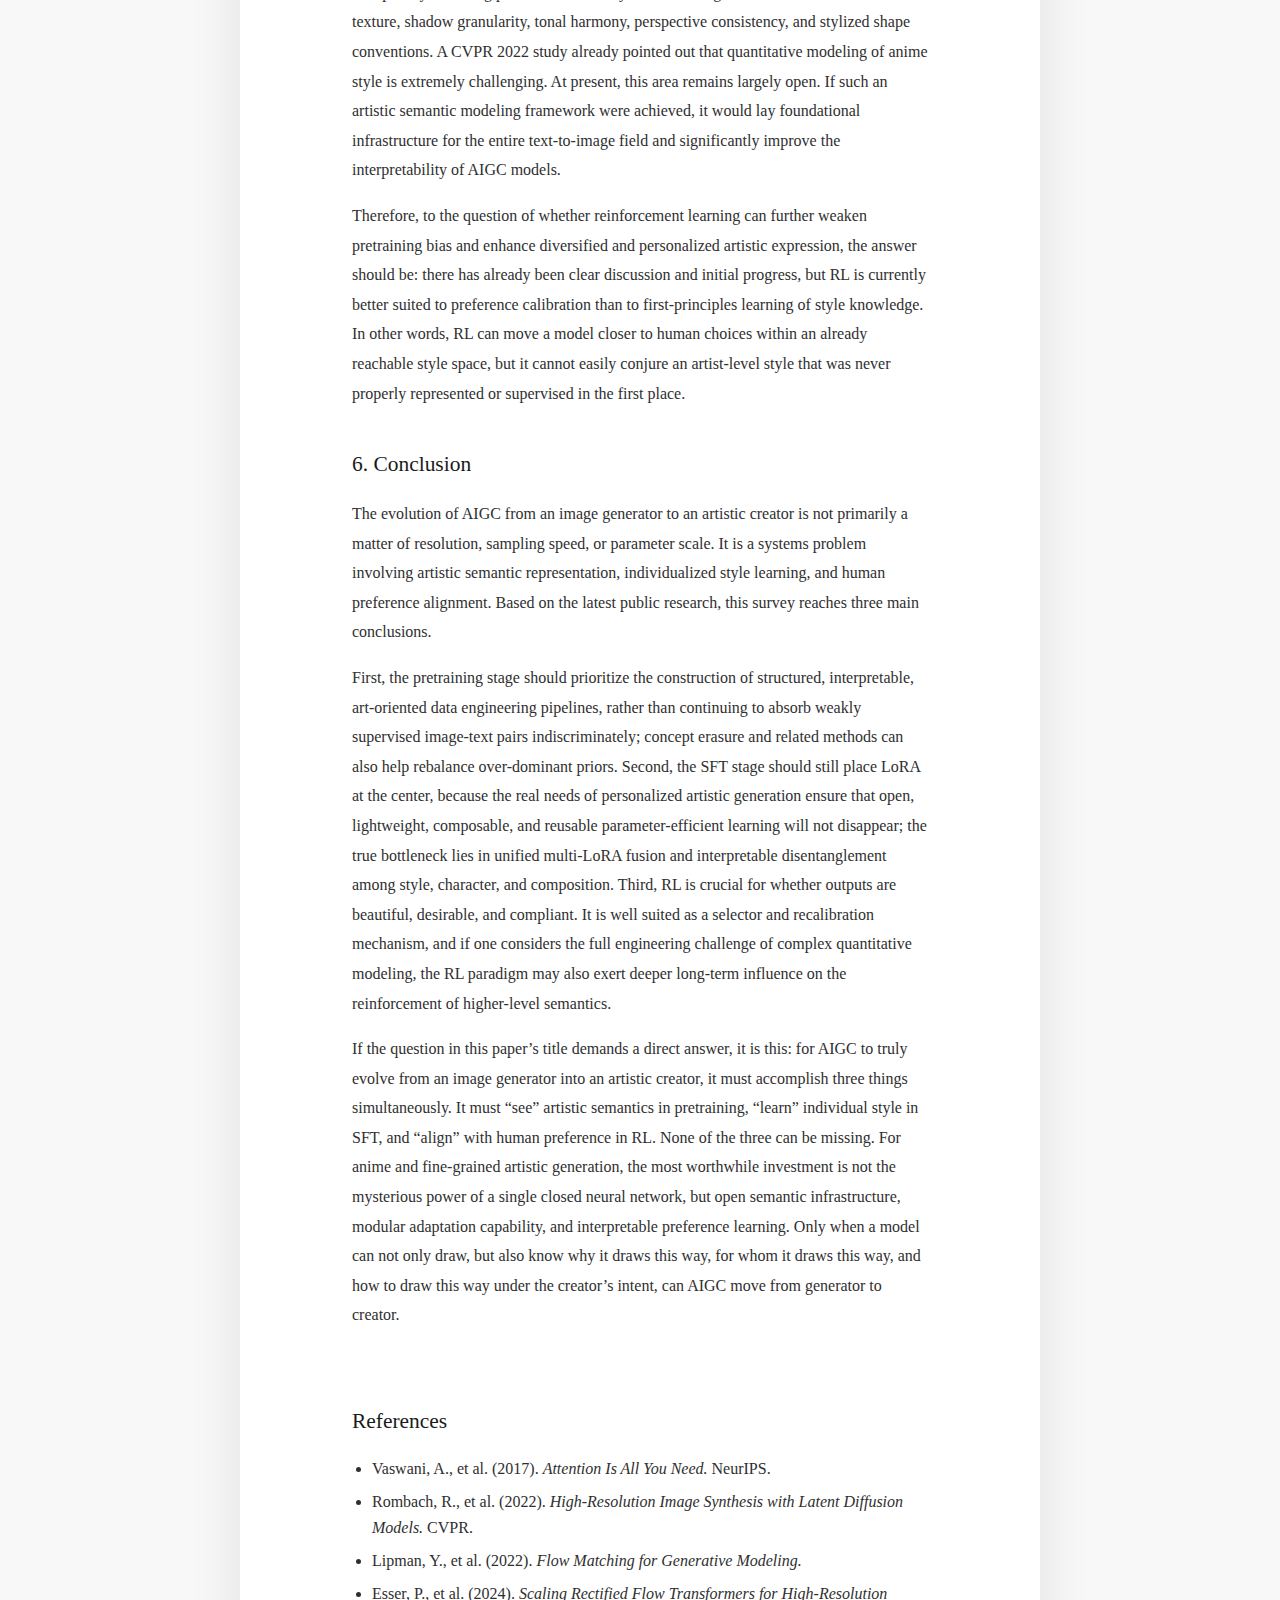
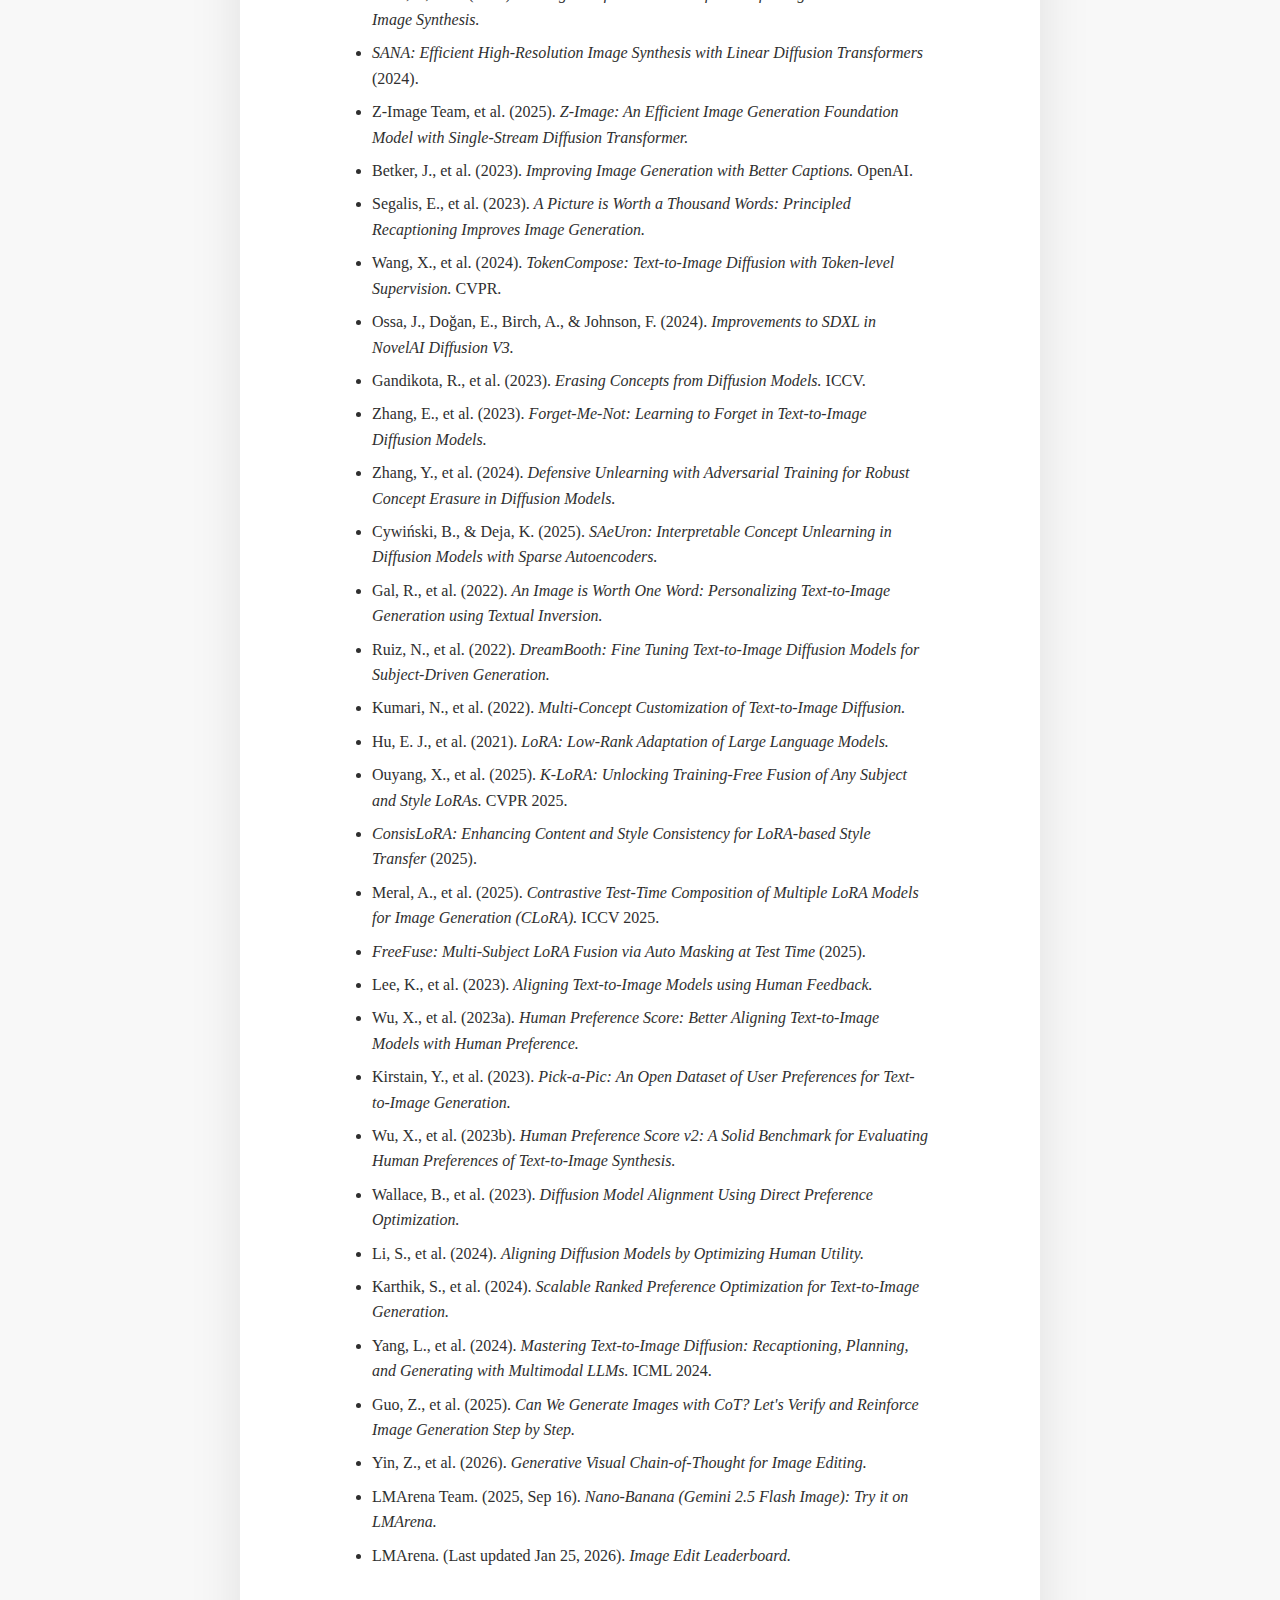
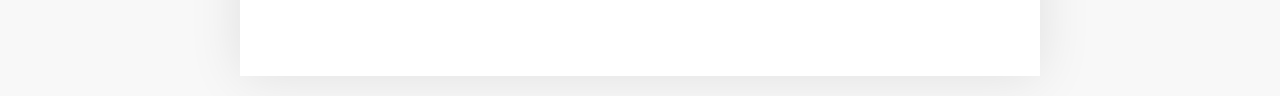
<file: articles/From-Image-Generator-to-Artistic-Creator.html>
<!DOCTYPE html>
<html lang="en">
<head>
  <meta charset="UTF-8">
  <meta name="viewport" content="width=device-width, initial-scale=1.0">
  <title>From Image Generator to Artistic Creator - YuEugenio's Blog</title>
  <meta name="article:date" content="2026-03-10">
  <meta name="article:section" content="tech-insights">
  <link rel="stylesheet" href="../css/style.css">
  <style>
    .article-content {
      max-width: 760px;
      margin: 0 auto;
      padding: 2rem;
      line-height: 1.85;
    }

    .back-link {
      display: inline-block;
      margin-bottom: 1.6rem;
      color: #666;
      text-decoration: none;
      font-size: 0.9rem;
    }

    .back-link:hover {
      color: #1a1a1a;
    }

    .article-header {
      text-align: center;
      margin-bottom: 2.2rem;
      border-bottom: 1px solid #eee;
      padding-bottom: 1.5rem;
    }

    .article-title {
      font-size: 2.18rem;
      line-height: 1.28;
      margin-bottom: 0.8rem;
      color: #1a1a1a;
      font-weight: normal;
    }

    .article-subtitle {
      max-width: 680px;
      margin: 0 auto 0.85rem;
      color: #666;
      font-size: 1rem;
      line-height: 1.7;
    }

    .article-meta {
      color: #666;
      font-size: 0.9rem;
      letter-spacing: 0.6px;
      text-transform: uppercase;
    }

    .paper-body {
      color: #2f2f2f;
      font-size: 1rem;
    }

    .paper-body h2 {
      margin: 2.3rem 0 0.9rem;
      color: #1a1a1a;
      font-size: 1.34rem;
      font-weight: normal;
    }

    .paper-body h3 {
      margin: 1.6rem 0 0.7rem;
      color: #1a1a1a;
      font-size: 1.1rem;
      font-weight: normal;
    }

    .paper-body p {
      margin: 0 0 1rem;
    }

    .paper-body ul {
      margin: 0.5rem 0 1rem 1.25rem;
      padding: 0;
    }

    .paper-body li {
      margin: 0.3rem 0;
    }

    .paper-body .lead,
    .paper-body .keywords {
      color: #333;
    }

    .paper-body .label {
      color: #1a1a1a;
      font-weight: 700;
    }

    .references {
      margin-top: 2rem;
      padding-top: 0.2rem;
    }

    .references li {
      margin-bottom: 0.48rem;
      line-height: 1.6;
    }


    @media (max-width: 768px) {
      .article-content {
        padding: 1.2rem 0.95rem 1.6rem;
      }

      .article-title {
        font-size: 1.72rem;
      }

      .article-subtitle {
        font-size: 0.95rem;
      }
    }
  </style>
</head>
<body data-lang-page="en" data-lang-route-en="./From-Image-Generator-to-Artistic-Creator.html" data-lang-route-cn="../pages/from-image-generator-to-artistic-creator-cn.html">
  <div class="container">
    <div class="article-content">
      <a href="../pages/tech-insights.html" class="back-link">← Back to Tech Insights</a>

      <header class="article-header">
        <h1 class="article-title">From Image Generator to Artistic Creator: A Survey of Pretraining, Supervised Fine-Tuning, and Reinforcement Alignment for Anime and Fine-Grained Style Generation</h1>
        <p class="article-subtitle">AIGC: How Can It Move from an “Image Generator” to an “Artistic Creator”? A Survey on Pretraining, Supervised Fine-Tuning, and Reinforcement Alignment for Anime and Fine-Grained Style Generation</p>
        <div class="article-meta">March 10, 2026</div>
      </header>

      <main class="paper-body">
        <p class="lead"><span class="label">Abstract.</span> Over the past two years, text-to-image systems have made substantial progress in photorealistic generation, instruction following, and commercial deployment. Yet “high-quality generation” does not automatically amount to artistic creation. In anime and illustration settings in particular, AIGC still commonly suffers from stylistic homogenization, missing fine-grained artistic semantics, weak compositional reasoning, unstable personalized expression, and insufficient alignment with aesthetic preference. Based on publicly available research up to March 2026, this survey analyzes the key bottlenecks and possible technical paths for moving AIGC from an image generator toward an artistic creator through three paradigms: pretraining, supervised fine-tuning (SFT), and reinforcement alignment (RL / post-training). We argue that the core issue is not pixel fidelity, but whether artistic semantics can be represented, decomposed, transferred, and aligned. In pretraining, long-tail style distributions, caption noise, and insufficient label granularity constrain artist-level style modeling. In SFT, LoRA remains the most realistic open technical path for small-sample personalized creation, but there is still no unified framework for multi-LoRA fusion, character-style disentanglement, and consistency control. In RL, preference learning can improve whether outputs are “better” or “more beautiful,” but it cannot replace missing style knowledge. More broadly, concept erasure, VLM + Human-in-the-Loop hybrid annotation, and the “plan first, generate later” paradigm represented by Visual CoT are entering these three technical layers respectively, jointly pushing AIGC toward greater interpretability, controllability, and a role closer to an artistic collaborator. We finally argue that what truly brings AIGC closer to an artistic creator is not further inflation of model scale alone, but the coordinated design of semantic data engineering, parameter-efficient personalized learning, and multi-objective preference alignment.</p>

        <p class="keywords"><span class="label">Keywords.</span> AIGC; Text-to-Image; Anime Generation; Diffusion Models; LoRA; Concept Erasure; Preference Alignment; Visual CoT</p>

        <h2>1. Introduction</h2>
        <p>The development of AIGC image generation has progressed through a continuing sequence of paradigms, from GANs to diffusion models, and then toward flow matching and Diffusion Transformers. The Transformer architecture established the foundation for large-scale semantic modeling (Vaswani et al., 2017); latent diffusion pushed high-resolution image synthesis into a practically useful stage (Rombach et al., 2022); and routes such as Flow Matching, MM-DiT, and Rectified Flow further improved sampling efficiency, text understanding, and image quality (Lipman et al., 2022; Esser et al., 2024). By 2025, works such as SANA and Z-Image had already shown that open image foundation models were shifting away from a pure “scale race” and toward system-level optimization across architecture, data, and training efficiency (SANA, 2024; Z-Image Team, 2025).</p>
        <p>Yet technological progress has not automatically answered a more art-theoretical and cognitive-scientific question: can AIGC evolve from an “image generator” into an “artistic creator”? If the former means synthesizing an image that looks sufficiently plausible from a text prompt, the latter requires at least three higher-order capabilities: stable understanding of advanced artistic semantics such as style, composition, brushwork, tone, and narrative atmosphere; intermediate planning and multi-object coordination in complex scenes; and fine-grained alignment with human aesthetic preference, creator-specific habits, and compliance boundaries. In practice, AIGC is already highly realistic in photorealistic domains, but in anime, illustration, and artistic style generation it still frequently exposes what users often call an “AI look”: repetitive composition, templated lighting, formulaic body proportions, weak stylistic individuality in expression and gesture, and poor cross-image consistency. This suggests that current models remain closer to large-scale visual statistical fitters than to creative agents that truly understand artistic form.</p>
        <p>The core claim of this paper is that AIGC has not yet become an artistic creator because it has failed to close the loop across three linked processes: the representation, learning, and alignment of artistic semantics. Pretraining determines whether the model can “see” artistic semantics; SFT determines whether it can “learn” a specific artist or individualized style; RL determines whether it can produce outputs that are better aligned with human preference and more controllable. The following sections analyze these three paradigms in turn.</p>

        <h2>2. Problem Restatement: Why Success in Realism Does Not Equal Success in Artistic Understanding</h2>
        <p>The difference in difficulty between realistic images and anime / illustration images is not simply a matter of dataset size; it is more fundamentally a matter of whether the underlying constraint structures are shared. Real-world imagery certainly contains stylistic variation, but it also shares stronger physical priors: lighting, perspective, human bodies, and object shapes are broadly constrained by reality. Models can therefore learn relatively stable visual manifolds from massive internet-scale data. By contrast, anime and illustration are highly stylized visual systems. Their brushwork, contours, exaggerated proportions, coloring logic, camera language, and even narrative atmosphere are all permitted to deviate from physical realism, and differences across artists often occur at the level of high-level semantic space rather than low-level pixel space. Anime generation is therefore not “simpler image generation,” but rather a harder problem of style knowledge modeling.</p>
        <p>Accordingly, this survey argues that artist-level style should be viewed as an approximate atomic unit within fine-grained modeling. It is neither a simple label nor a single color template. Rather, it is a composite concept jointly constituted by brush density, line organization, shadow texture, perspective habits, bodily stylization, compositional preference, emotional atmosphere, and other semantic dimensions. The core limitation of current AIGC lies precisely here: foundation models can learn broad style categories and generic objects, yet often fail to learn rare, fine-grained, long-tail artist-level distinctions. Once a dominant head style occupies too much mass in the training distribution, the model tends to fall back during sampling to statistically “safer” default visual modes. This is exactly what users perceive as a strong “AI flavor.”</p>

        <h2>3. The Pretraining Paradigm: Can the Model “See” Artistic Semantics?</h2>
        <h3>3.1 Data Distribution Determines Style Visibility</h3>
        <p>The essence of pretraining is to let a model form a compressible approximation of the joint image-text distribution. For image generation, what the model is good at and what it is not good at first depends on what has been sufficiently observed in the training distribution and what remains trapped in the long tail. Recent work has repeatedly shown that diffusion and flow systems obtain substantial gains under data and model scaling, but these gains occur first for high-frequency, reusable concepts with clear semantic boundaries, not automatically for highly individualized artistic styles (Rombach et al., 2022; Esser et al., 2024).</p>
        <p>This issue is especially sharp in anime and illustration. Even in specifically curated anime corpora, the distributions of works, authors, and visual schools are extremely imbalanced. The technical report of NovelAI Diffusion V3 makes clear that anime image models depend heavily on fine-grained tag systems, data cleaning, and training strategy optimization. Merely possessing “anime data” is therefore not enough; what matters is whether the model receives high-quality, parsable, and style-sensitive supervisory signals (Ossa et al., 2024). Pretraining is not inherently unsuitable for artistic style modeling; rather, current training corpora usually fail to express artistic style as structured semantics that a model can learn, generalize, and call upon.</p>

        <h3>3.2 From Weak Captions to Structured Semantics: VLM + Human-in-the-Loop Should Become the Main Line of Data Engineering</h3>
        <p>One important consensus from the past two years is that the ceiling of image generation is not determined by architecture alone, but also by the quality of textual supervision. OpenAI emphasized in the DALL·E 3 report that dense and accurate synthetic captions substantially improve complex prompt following. Google’s RECAP further showed that principled recaptioning of training corpora can improve both image quality and semantic fidelity. TokenCompose pushed supervision from global captions toward token-level alignment, thereby improving object-level compositional semantics (Betker et al., 2023; Segalis et al., 2023; Wang et al., 2024).</p>
        <p>This implies that the next crucial gain in pretraining is unlikely to come from crudely increasing the number of image-text pairs. Instead, it will likely come from upgrading label systems from loose captions and tags toward a structured semantic ontology tailored for artistic generation. We argue that annotation for artistic data should at minimum include multiple layers such as objects, composition, camera language, color mapping, lighting logic, line style, material rendering, facial stylization, and bodily exaggeration patterns. Importantly, “VLM + Human-in-the-Loop hybrid annotation” is not a fully standardized pipeline already fixed by a single paper. Rather, it is an integrative inference based on data-centric directions exemplified by DALL·E 3, RECAP, and TokenCompose: VLMs can perform initial filtering, recaptioning, and consistency checking, while a small number of domain experts handle correction, anchoring, and ontology maintenance. This may be better suited to anime and artistic generation than fully automatic labeling. The reason is that VLMs can sharply reduce annotation cost, but they still hallucinate, miss fine details, and misattribute style. In artistic data, those errors translate directly into style contamination.</p>

        <h3>3.3 Concept Erasure and Prior Rebalancing</h3>
        <p>Concept erasure has recently been discussed mostly in contexts of safety, copyright, and harmful content governance. For artistic generation, however, it also has a less discussed function: prior rebalancing. Studies such as Erasing Concepts from Diffusion Models, Forget-Me-Not, AdvUnlearn, and SAeUron show that target concepts inside diffusion models can be partially removed through weight editing, adversarial forgetting, or interpretable feature intervention, while retaining as much other capability as possible (Gandikota et al., 2023; Zhang et al., 2024; Cywiński and Deja, 2025).</p>
        <p>Placed back into anime generation, a more constructive use of this idea is the following: before loading a niche artist LoRA or performing small-sample personalized adaptation, one can moderately suppress overly dominant “default head styles,” templated composition priors, or other strong defaults already baked into the base model. This creates representational room for subsequent individual style adaptation. In other words, concept erasure is not only about “removing unwanted content,” but also about weakening the monopoly of head styles. Existing studies also remind us that unlearning must balance robustness, reversibility, and preservation of core ability; it cannot be romanticized as a one-click “remove the AI look” tool. A better framing is to regard it as a prior-shaping step between pretraining and SFT.</p>

        <h3>3.4 Controllability and Reasoning</h3>
        <p>Visual CoT represents a new image generation paradigm by internally decomposing the generative process from description into planning. Anime creation often involves complex spatial arrangement and character expression. Frameworks such as GVCoT reconstruct generation in two stages: first the model produces intermediate spatial cues, such as character skeletons, composition heatmaps, or local repair plans; then it fills in final pixels based on these intermediate “thought steps.” Empirical evidence suggests that this “reason first, create later” pattern significantly improves the model’s understanding of complex instructions, especially in multi-character occlusion and fine-grained background interaction. Combined with fine-grained semantic construction, it opens a new technical path toward highly controllable and structurally organized image generation.</p>

        <h3>3.5 Conclusion of the Pretraining Stage</h3>
        <p>In summary, the key problem in pretraining is not whether the model is sufficiently large, but whether artistic semantics are truly visible. For anime and illustration generation, the most important future agenda is not to keep amplifying generic weakly supervised internet data, but to build high-quality, structured, interpretable data pipelines with expert correction mechanisms, supplemented by prior rebalancing methods. This also helps explain why frontier open models after 2025 increasingly emphasized training efficiency, data infrastructure, and post-training coordination, rather than pure parameter expansion (SANA, 2024; Z-Image Team, 2025).</p>

        <h2>4. The Supervised Fine-Tuning Paradigm: Can the Model “Learn” a Particular Artist?</h2>
        <h3>4.1 The Goal of SFT Is Not to Complete World Knowledge, but to Learn Personalized Shifts</h3>
        <p>The strength of pretraining lies in learning what usually exists in the world. The value of SFT lies in learning what a particular creator actually wants. When an artist’s works never appeared in public large-scale corpora, or appeared only a few times, a pretrained model can hardly reproduce that style stably through prompting alone. Supervised fine-tuning then becomes the necessary step that transforms general visual knowledge into individualized expression.</p>
        <p>The technical genealogy of personalized generation has become relatively clear. Textual Inversion injects new concepts into a frozen model through learned token embeddings; DreamBooth achieves subject binding through few-shot fine-tuning; and Custom Diffusion further addresses multi-concept customization (Gal et al., 2022; Ruiz et al., 2022; Kumari et al., 2022). These methods show that small-sample customization is feasible, but their success depends strongly on whether the base model already has reachable priors for the relevant semantics. SFT does not create style from nothing; it reorganizes, strengthens, or shifts existing regions of visual semantic space.</p>

        <h3>4.2 Why LoRA Remains the Most Important Practical Route</h3>
        <p>In terms of training strategy, full fine-tuning and broad parameter fine-tuning can be expressive, but for image foundation models they are expensive, prone to overfitting, vulnerable to catastrophic forgetting, and unfavorable for community reuse. Parameter-efficient fine-tuning, especially LoRA, has instead become the most realistic open route for personalized artistic generation because of its small parameter footprint, flexible deployment, and decoupling from the base model (Hu et al., 2021). In small-sample artistic style learning, the advantage of LoRA is not merely that it is cheap. Its deeper value is modularity, versionability, and composability: characters, styles, outfits, expressions, and scenes can each become lightweight adapters, rather than being hard-coded into a single opaque model.</p>
        <p>This is exactly why research around LoRA remained active beyond 2025. K-LoRA explores content-style fusion without retraining, ConsisLoRA focuses on content and style consistency, CLoRA improves multi-LoRA collaboration through contrastive test-time composition, and FreeFuse pushes multi-subject fusion toward more usable generation scenarios (Ouyang et al., 2025; ConsisLoRA, 2025; Meral et al., 2025; FreeFuse, 2025). Collectively, these works show that the focus of LoRA research has shifted from “can it fine-tune?” to “how should multiple LoRAs be composed, routed, and prevented from leaking into one another?”</p>

        <h3>4.3 The Core Contradiction in the Multi-LoRA Era: How to Disentangle Style, Character, and Consistency</h3>
        <p>In artistic creation tasks, a single LoRA is rarely enough. Real needs often look like this: given a character, a visual style, a scene, and a camera language, the model should keep identities distinct, styles stable, and composition coherent in multi-character interactions. The problem is that most existing multi-LoRA combinations still lack a unified and interpretable mechanism. Style LoRAs and character LoRAs often interfere with one another; their effective strength across layers and diffusion steps is hard to control consistently; and multi-character scenes amplify consistency failures even further.</p>
        <p>Accordingly, the most important future work in SFT is not simply to train more LoRAs, but to build hierarchical representations and routable combination mechanisms for style, character, and composition. Here, the “VLM + Human-in-the-Loop structured annotation” proposed earlier becomes relevant again. If fine-tuning data can decompose style into finer semantic slots such as lines, tonal organization, shading logic, material rendering, and body proportion schemes, then the target of LoRA learning no longer needs to be a vague monolithic “overall style package,” but can instead be adapted to more interpretable subspaces.</p>

        <h3>4.4 The Rise of Strong Closed Models Does Not Remove the Practical Relevance of LoRA</h3>
        <p>It is also important to note that closed commercial systems have already reached an extremely high level of immediate usability. In its official blog post on nano-banana, LMArena explicitly summarized its strengths as complex instruction following, identity preservation, and contextual consistency. On the LMArena Image Edit leaderboard updated on January 25, 2026, gemini-3-pro-image-preview-2k (nano-banana-pro) ranked second, behind only chatgpt-image-latest-high-fidelity. These public signals support a cautious inference: models such as Nano Banana Pro have strong zero-, one-, and few-shot usability, can capture higher-level style semantics reasonably well, and can maintain fairly high consistency. That said, this judgment is based mainly on public demos and public leaderboards rather than a fully reproducible benchmark report (LMArena Team, 2025; LMArena, 2026).</p>
        <p>For exactly that reason, closed systems reveal another limitation: their training data, post-training details, parameter interfaces, and composition mechanisms remain invisible. This makes them hard to reproduce experimentally, hard to migrate across domains at low cost, and hard to turn into auditable, learnable, and composable technical assets for the open community. The Z-Image technical report even explicitly framed Nano Banana Pro and Seedream 4.0 as representatives of a high-performing image generation landscape currently dominated by closed systems, while setting as a concrete goal an open model that can be fine-tuned and inferred on consumer hardware (Z-Image Team, 2025). From the perspective of scalability and learnability, then, LoRA has not become obsolete in 2026. It has become even more important precisely because closed systems remain unlearnable. LoRA is still the key infrastructure for personalized creation, domain transfer, and interpretable iteration in the open ecosystem.</p>

        <h2>5. The Reinforcement Learning Paradigm: Can the Model Become Better, More Beautiful, and More Controllable?</h2>
        <h3>5.1 RL Answers Preference, Not Existence</h3>
        <p>If pretraining and SFT mainly determine whether the model knows a kind of semantics and whether it can learn a given style, RL more directly answers whether results match human preference. This direction in text-to-image generation has already formed a relatively complete chain: early work trained reward models from human feedback and used them for alignment; Human Preference Score and HPS v2 provided more human-like automatic metrics; Pick-a-Pic offered open human preference data; and methods such as Diffusion-DPO, Diffusion-KTO, and Scalable Ranked Preference Optimization further pushed preference learning toward more efficient and scalable post-training paradigms (Lee et al., 2023; Wu et al., 2023a; Kirstain et al., 2023; Wu et al., 2023b; Wallace et al., 2023; Li et al., 2024; Karthik et al., 2024).</p>
        <p>For artistic generation, the value of RL / post-training lies mainly in four aspects: improving aesthetic quality and image completeness; improving prompt adherence and compositional plausibility; suppressing templated AI flavor; and aligning safety and compliance. RL therefore functions more like a selector and corrector: it pushes a model from “able to generate” toward “able to generate what people actually prefer.”</p>

        <h3>5.2 Why It Is Unrealistic to Learn Artist-Level Style Through RL Alone</h3>
        <p>Even so, RL cannot by itself solve the central problem discussed in this paper. To align toward the high-level style semantics of a particular artist through RL, one would first need enough preference data expressing what is better or worse, more similar or less similar, for that style. More importantly, if RL is really expected to solve this problem, it may require decomposing artistic style further and constructing explicit quantitative models for reward formation. That is substantially more complex than simply packaging a complicated semantics into a single artist-style token; it becomes a genuinely cross-disciplinary modeling problem. Artistic style involves high-level semantics such as brush texture, shadow granularity, tonal harmony, perspective consistency, and stylized shape conventions. A CVPR 2022 study already pointed out that quantitative modeling of anime style is extremely challenging. At present, this area remains largely open. If such an artistic semantic modeling framework were achieved, it would lay foundational infrastructure for the entire text-to-image field and significantly improve the interpretability of AIGC models.</p>
        <p>Therefore, to the question of whether reinforcement learning can further weaken pretraining bias and enhance diversified and personalized artistic expression, the answer should be: there has already been clear discussion and initial progress, but RL is currently better suited to preference calibration than to first-principles learning of style knowledge. In other words, RL can move a model closer to human choices within an already reachable style space, but it cannot easily conjure an artist-level style that was never properly represented or supervised in the first place.</p>

        <h2>6. Conclusion</h2>
        <p>The evolution of AIGC from an image generator to an artistic creator is not primarily a matter of resolution, sampling speed, or parameter scale. It is a systems problem involving artistic semantic representation, individualized style learning, and human preference alignment. Based on the latest public research, this survey reaches three main conclusions.</p>
        <p>First, the pretraining stage should prioritize the construction of structured, interpretable, art-oriented data engineering pipelines, rather than continuing to absorb weakly supervised image-text pairs indiscriminately; concept erasure and related methods can also help rebalance over-dominant priors. Second, the SFT stage should still place LoRA at the center, because the real needs of personalized artistic generation ensure that open, lightweight, composable, and reusable parameter-efficient learning will not disappear; the true bottleneck lies in unified multi-LoRA fusion and interpretable disentanglement among style, character, and composition. Third, RL is crucial for whether outputs are beautiful, desirable, and compliant. It is well suited as a selector and recalibration mechanism, and if one considers the full engineering challenge of complex quantitative modeling, the RL paradigm may also exert deeper long-term influence on the reinforcement of higher-level semantics.</p>
        <p>If the question in this paper’s title demands a direct answer, it is this: for AIGC to truly evolve from an image generator into an artistic creator, it must accomplish three things simultaneously. It must “see” artistic semantics in pretraining, “learn” individual style in SFT, and “align” with human preference in RL. None of the three can be missing. For anime and fine-grained artistic generation, the most worthwhile investment is not the mysterious power of a single closed neural network, but open semantic infrastructure, modular adaptation capability, and interpretable preference learning. Only when a model can not only draw, but also know why it draws this way, for whom it draws this way, and how to draw this way under the creator’s intent, can AIGC move from generator to creator.</p>

        <div class="references">
          <h2>References</h2>
          <ul>
            <li>Vaswani, A., et al. (2017). <em>Attention Is All You Need.</em> NeurIPS.</li>
            <li>Rombach, R., et al. (2022). <em>High-Resolution Image Synthesis with Latent Diffusion Models.</em> CVPR.</li>
            <li>Lipman, Y., et al. (2022). <em>Flow Matching for Generative Modeling.</em></li>
            <li>Esser, P., et al. (2024). <em>Scaling Rectified Flow Transformers for High-Resolution Image Synthesis.</em></li>
            <li><em>SANA: Efficient High-Resolution Image Synthesis with Linear Diffusion Transformers</em> (2024).</li>
            <li>Z-Image Team, et al. (2025). <em>Z-Image: An Efficient Image Generation Foundation Model with Single-Stream Diffusion Transformer.</em></li>
            <li>Betker, J., et al. (2023). <em>Improving Image Generation with Better Captions.</em> OpenAI.</li>
            <li>Segalis, E., et al. (2023). <em>A Picture is Worth a Thousand Words: Principled Recaptioning Improves Image Generation.</em></li>
            <li>Wang, X., et al. (2024). <em>TokenCompose: Text-to-Image Diffusion with Token-level Supervision.</em> CVPR.</li>
            <li>Ossa, J., Doğan, E., Birch, A., &amp; Johnson, F. (2024). <em>Improvements to SDXL in NovelAI Diffusion V3.</em></li>
            <li>Gandikota, R., et al. (2023). <em>Erasing Concepts from Diffusion Models.</em> ICCV.</li>
            <li>Zhang, E., et al. (2023). <em>Forget-Me-Not: Learning to Forget in Text-to-Image Diffusion Models.</em></li>
            <li>Zhang, Y., et al. (2024). <em>Defensive Unlearning with Adversarial Training for Robust Concept Erasure in Diffusion Models.</em></li>
            <li>Cywiński, B., &amp; Deja, K. (2025). <em>SAeUron: Interpretable Concept Unlearning in Diffusion Models with Sparse Autoencoders.</em></li>
            <li>Gal, R., et al. (2022). <em>An Image is Worth One Word: Personalizing Text-to-Image Generation using Textual Inversion.</em></li>
            <li>Ruiz, N., et al. (2022). <em>DreamBooth: Fine Tuning Text-to-Image Diffusion Models for Subject-Driven Generation.</em></li>
            <li>Kumari, N., et al. (2022). <em>Multi-Concept Customization of Text-to-Image Diffusion.</em></li>
            <li>Hu, E. J., et al. (2021). <em>LoRA: Low-Rank Adaptation of Large Language Models.</em></li>
            <li>Ouyang, X., et al. (2025). <em>K-LoRA: Unlocking Training-Free Fusion of Any Subject and Style LoRAs.</em> CVPR 2025.</li>
            <li><em>ConsisLoRA: Enhancing Content and Style Consistency for LoRA-based Style Transfer</em> (2025).</li>
            <li>Meral, A., et al. (2025). <em>Contrastive Test-Time Composition of Multiple LoRA Models for Image Generation (CLoRA).</em> ICCV 2025.</li>
            <li><em>FreeFuse: Multi-Subject LoRA Fusion via Auto Masking at Test Time</em> (2025).</li>
            <li>Lee, K., et al. (2023). <em>Aligning Text-to-Image Models using Human Feedback.</em></li>
            <li>Wu, X., et al. (2023a). <em>Human Preference Score: Better Aligning Text-to-Image Models with Human Preference.</em></li>
            <li>Kirstain, Y., et al. (2023). <em>Pick-a-Pic: An Open Dataset of User Preferences for Text-to-Image Generation.</em></li>
            <li>Wu, X., et al. (2023b). <em>Human Preference Score v2: A Solid Benchmark for Evaluating Human Preferences of Text-to-Image Synthesis.</em></li>
            <li>Wallace, B., et al. (2023). <em>Diffusion Model Alignment Using Direct Preference Optimization.</em></li>
            <li>Li, S., et al. (2024). <em>Aligning Diffusion Models by Optimizing Human Utility.</em></li>
            <li>Karthik, S., et al. (2024). <em>Scalable Ranked Preference Optimization for Text-to-Image Generation.</em></li>
            <li>Yang, L., et al. (2024). <em>Mastering Text-to-Image Diffusion: Recaptioning, Planning, and Generating with Multimodal LLMs.</em> ICML 2024.</li>
            <li>Guo, Z., et al. (2025). <em>Can We Generate Images with CoT? Let's Verify and Reinforce Image Generation Step by Step.</em></li>
            <li>Yin, Z., et al. (2026). <em>Generative Visual Chain-of-Thought for Image Editing.</em></li>
            <li>LMArena Team. (2025, Sep 16). <em>Nano-Banana (Gemini 2.5 Flash Image): Try it on LMArena.</em></li>
            <li>LMArena. (Last updated Jan 25, 2026). <em>Image Edit Leaderboard.</em></li>
          </ul>
        </div>
      </main>
    </div>
  </div>

  <script src="../js/config.js"></script>
  <script src="../js/language.js"></script>
</body>
</html>
</file>
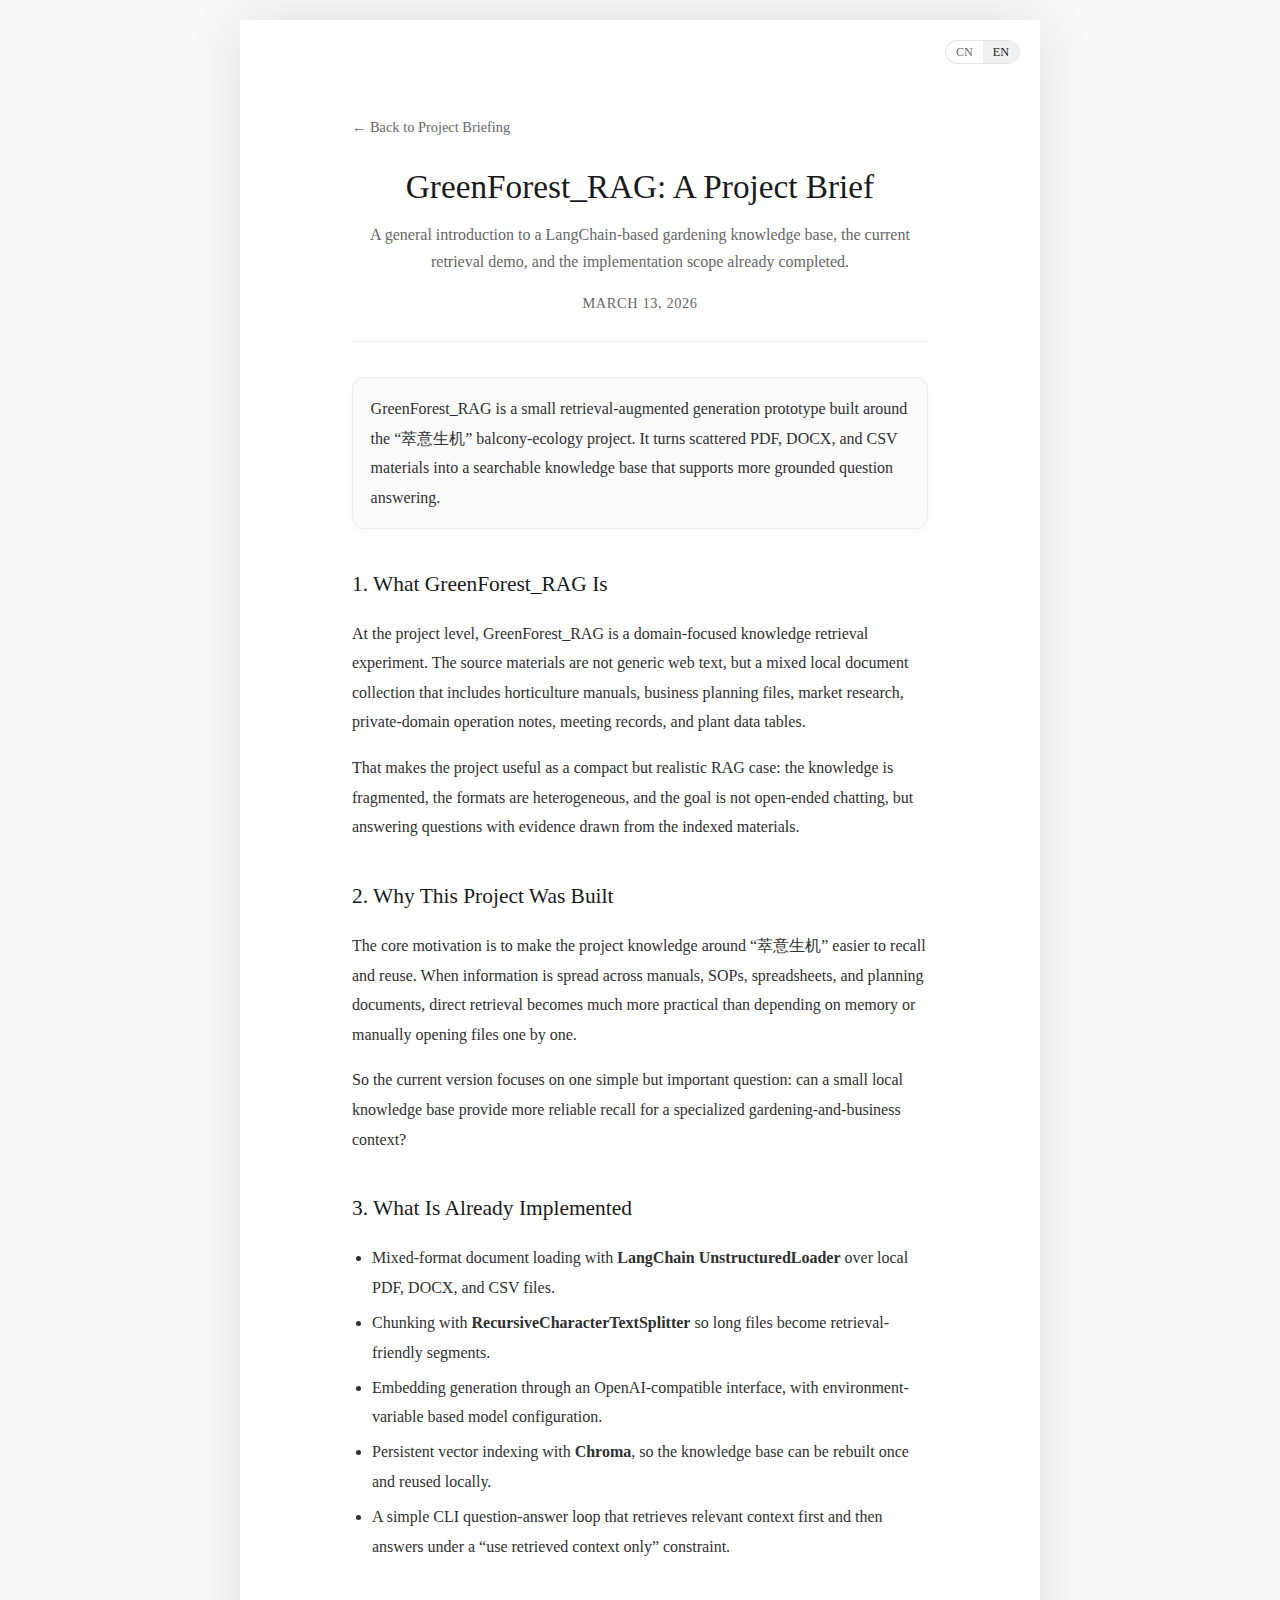
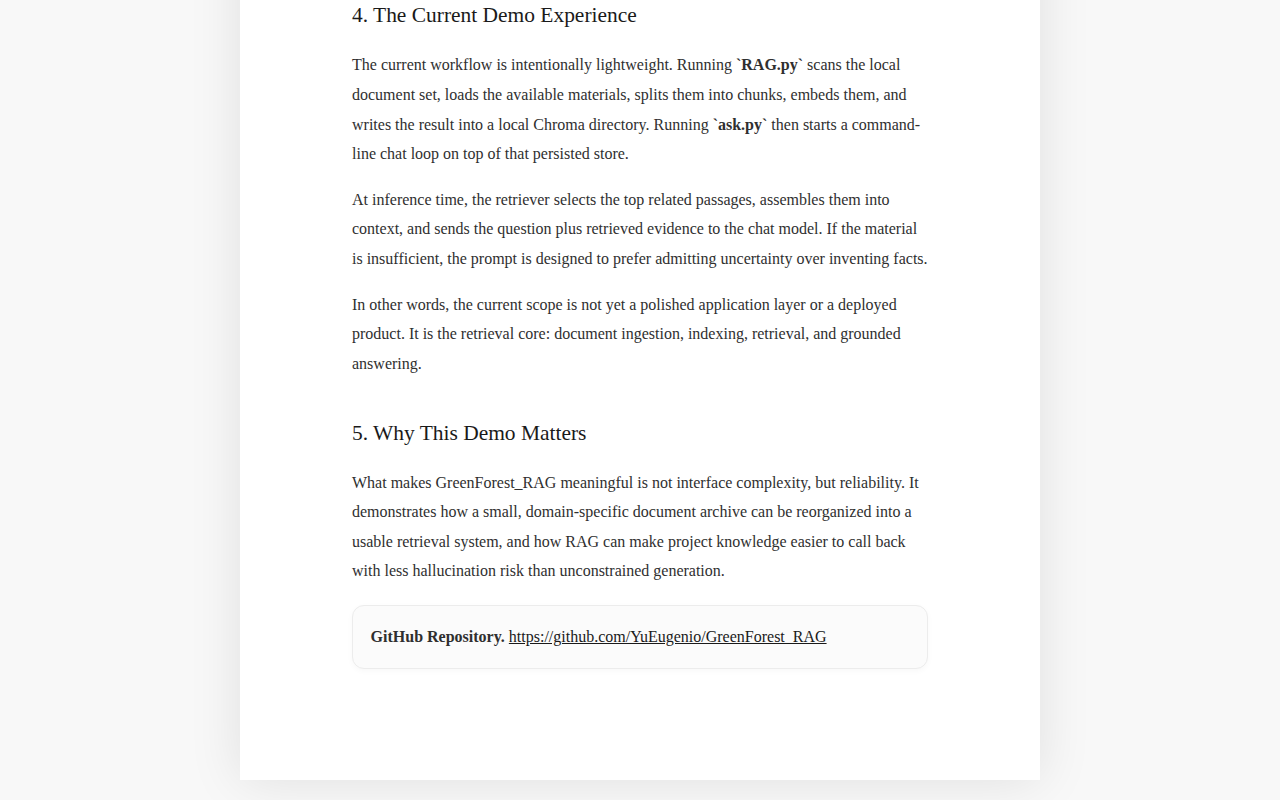
<file: articles/GreenForest-RAG-Project-Brief.html>
<!DOCTYPE html>
<html lang="en">
<head>
  <meta charset="UTF-8">
  <meta name="viewport" content="width=device-width, initial-scale=1.0">
  <title>GreenForest_RAG: A Project Brief - YuEugenio's Blog</title>
  <meta name="article:date" content="2026-03-13">
  <meta name="article:section" content="project-briefing">
  <link rel="stylesheet" href="../css/style.css?v=20260310-1">
  <style>
    .article-content { max-width: 760px; margin: 0 auto; padding: 2rem; line-height: 1.85; color: #2f2f2f; }
    .back-link { display: inline-block; margin-bottom: 1.6rem; color: #666; text-decoration: none; font-size: 0.9rem; }
    .back-link:hover { color: #1a1a1a; }
    .article-header { text-align: center; margin-bottom: 2.2rem; border-bottom: 1px solid #eee; padding-bottom: 1.5rem; }
    .article-title { font-size: 2.08rem; line-height: 1.28; margin-bottom: 0.75rem; color: #1a1a1a; font-weight: normal; }
    .article-subtitle { max-width: 690px; margin: 0 auto 0.9rem; color: #666; font-size: 1rem; line-height: 1.72; }
    .article-meta { color: #666; font-size: 0.9rem; letter-spacing: 0.6px; text-transform: uppercase; }
    .brief-body h2 { margin: 2.2rem 0 0.9rem; color: #1a1a1a; font-size: 1.34rem; font-weight: normal; }
    .brief-body p { margin: 0 0 1rem; }
    .brief-body ul { margin: 0.4rem 0 1rem 1.25rem; padding: 0; }
    .brief-body li { margin: 0.34rem 0; }
    .summary-card, .link-card { margin: 1.2rem 0; padding: 1rem 1.1rem; border: 1px solid #ececec; border-radius: 12px; background: #fbfbfb; box-shadow: 0 2px 6px rgba(0, 0, 0, 0.03); }
    .summary-card p, .link-card p { margin: 0; }
    .link-card a { color: #1a1a1a; word-break: break-all; }
    @media (max-width: 768px) {
      .article-content { padding: 1.2rem 0.95rem 1.6rem; }
      .article-title { font-size: 1.66rem; }
      .article-subtitle { font-size: 0.95rem; }
    }
  </style>
</head>
<body data-lang-page="en" data-lang-route-en="./GreenForest-RAG-Project-Brief.html" data-lang-route-cn="../pages/greenforest-rag-project-brief-cn.html">
  <div class="container">
    <div class="article-content">
      <a href="../pages/project-briefing.html" class="back-link">← Back to Project Briefing</a>

      <header class="article-header">
        <h1 class="article-title">GreenForest_RAG: A Project Brief</h1>
        <p class="article-subtitle">A general introduction to a LangChain-based gardening knowledge base, the current retrieval demo, and the implementation scope already completed.</p>
        <div class="article-meta">March 13, 2026</div>
      </header>

      <main class="brief-body">
        <div class="summary-card">
          <p>GreenForest_RAG is a small retrieval-augmented generation prototype built around the “萃意生机” balcony-ecology project. It turns scattered PDF, DOCX, and CSV materials into a searchable knowledge base that supports more grounded question answering.</p>
        </div>

        <h2>1. What GreenForest_RAG Is</h2>
        <p>At the project level, GreenForest_RAG is a domain-focused knowledge retrieval experiment. The source materials are not generic web text, but a mixed local document collection that includes horticulture manuals, business planning files, market research, private-domain operation notes, meeting records, and plant data tables.</p>
        <p>That makes the project useful as a compact but realistic RAG case: the knowledge is fragmented, the formats are heterogeneous, and the goal is not open-ended chatting, but answering questions with evidence drawn from the indexed materials.</p>

        <h2>2. Why This Project Was Built</h2>
        <p>The core motivation is to make the project knowledge around “萃意生机” easier to recall and reuse. When information is spread across manuals, SOPs, spreadsheets, and planning documents, direct retrieval becomes much more practical than depending on memory or manually opening files one by one.</p>
        <p>So the current version focuses on one simple but important question: can a small local knowledge base provide more reliable recall for a specialized gardening-and-business context?</p>

        <h2>3. What Is Already Implemented</h2>
        <ul>
          <li>Mixed-format document loading with <strong>LangChain UnstructuredLoader</strong> over local PDF, DOCX, and CSV files.</li>
          <li>Chunking with <strong>RecursiveCharacterTextSplitter</strong> so long files become retrieval-friendly segments.</li>
          <li>Embedding generation through an OpenAI-compatible interface, with environment-variable based model configuration.</li>
          <li>Persistent vector indexing with <strong>Chroma</strong>, so the knowledge base can be rebuilt once and reused locally.</li>
          <li>A simple CLI question-answer loop that retrieves relevant context first and then answers under a “use retrieved context only” constraint.</li>
        </ul>

        <h2>4. The Current Demo Experience</h2>
        <p>The current workflow is intentionally lightweight. Running <strong>`RAG.py`</strong> scans the local document set, loads the available materials, splits them into chunks, embeds them, and writes the result into a local Chroma directory. Running <strong>`ask.py`</strong> then starts a command-line chat loop on top of that persisted store.</p>
        <p>At inference time, the retriever selects the top related passages, assembles them into context, and sends the question plus retrieved evidence to the chat model. If the material is insufficient, the prompt is designed to prefer admitting uncertainty over inventing facts.</p>
        <p>In other words, the current scope is not yet a polished application layer or a deployed product. It is the retrieval core: document ingestion, indexing, retrieval, and grounded answering.</p>

        <h2>5. Why This Demo Matters</h2>
        <p>What makes GreenForest_RAG meaningful is not interface complexity, but reliability. It demonstrates how a small, domain-specific document archive can be reorganized into a usable retrieval system, and how RAG can make project knowledge easier to call back with less hallucination risk than unconstrained generation.</p>

        <div class="link-card">
          <p><strong>GitHub Repository.</strong> <a href="https://github.com/YuEugenio/GreenForest_RAG" target="_blank" rel="noreferrer">https://github.com/YuEugenio/GreenForest_RAG</a></p>
        </div>
      </main>
    </div>
  </div>

  <script src="../js/config.js?v=20260310-1"></script>
  <script src="../js/language.js?v=20260310-1"></script>
</body>
</html>
</file>
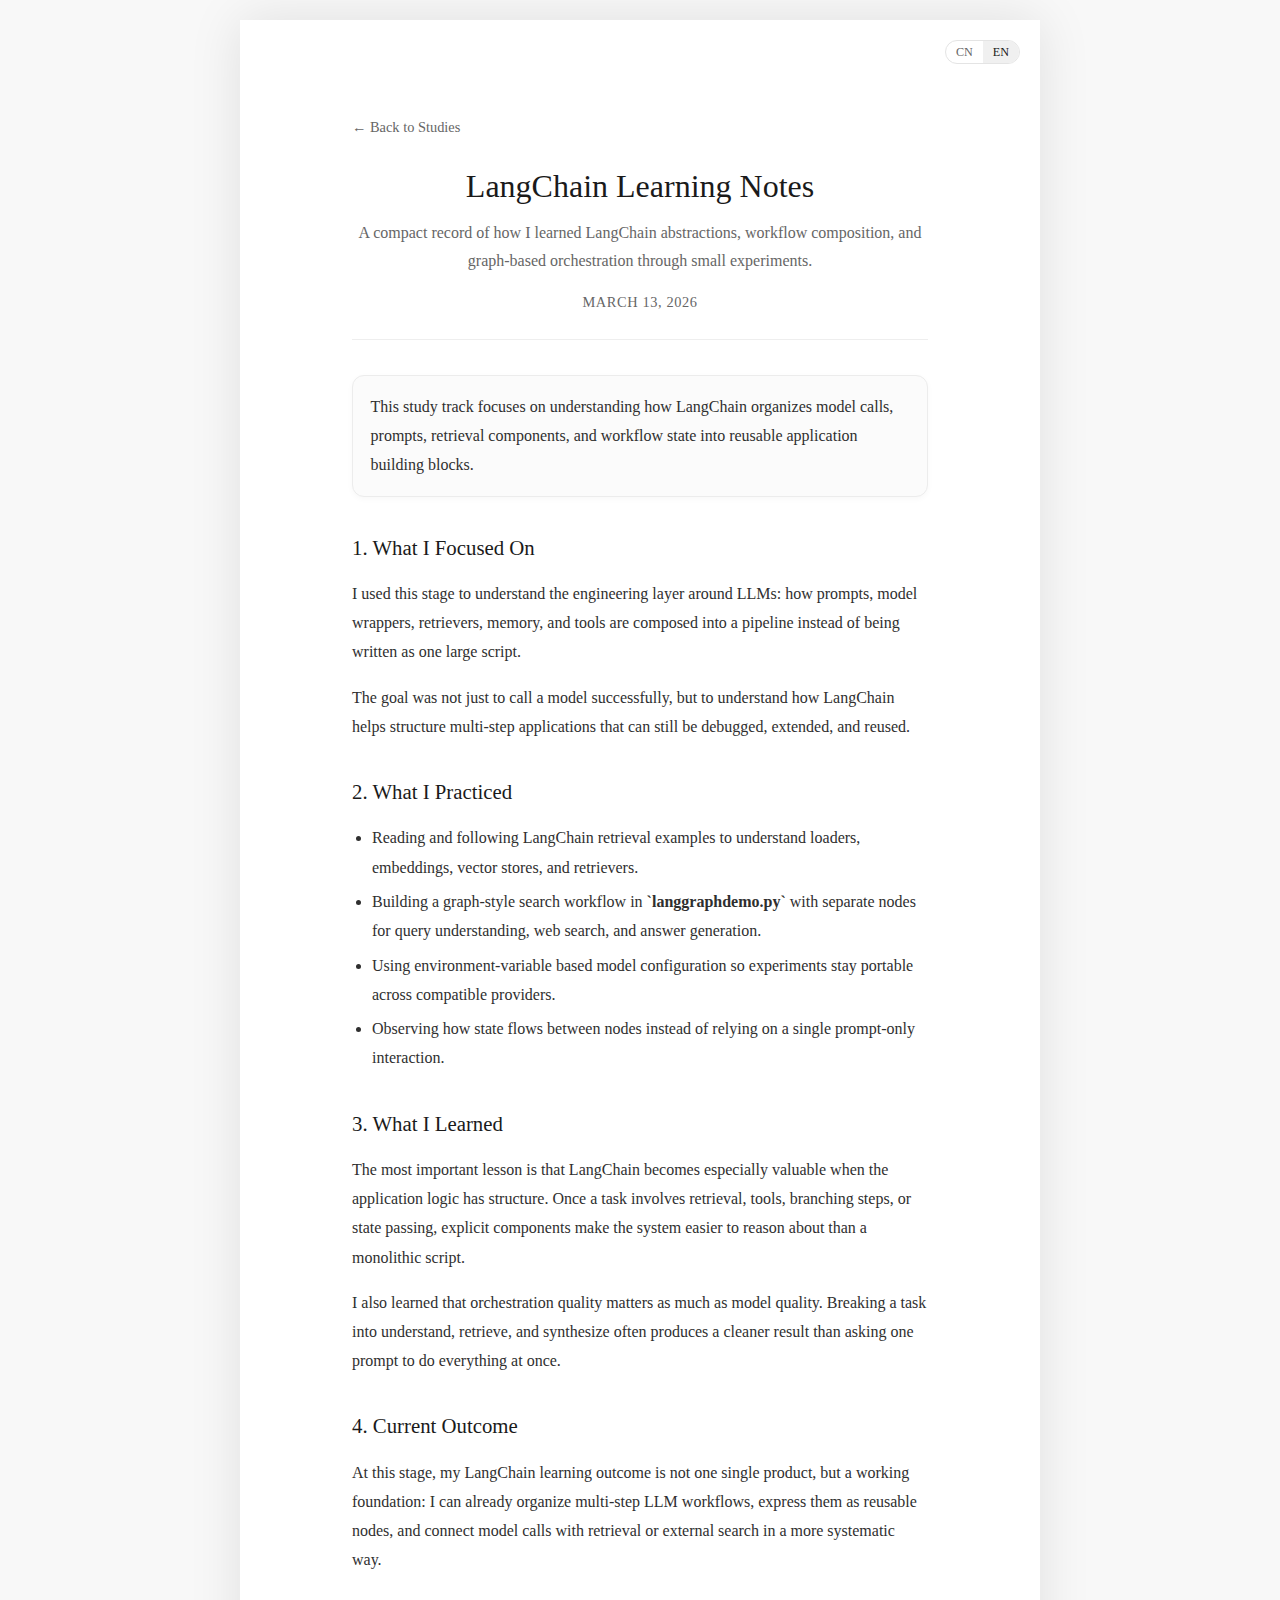
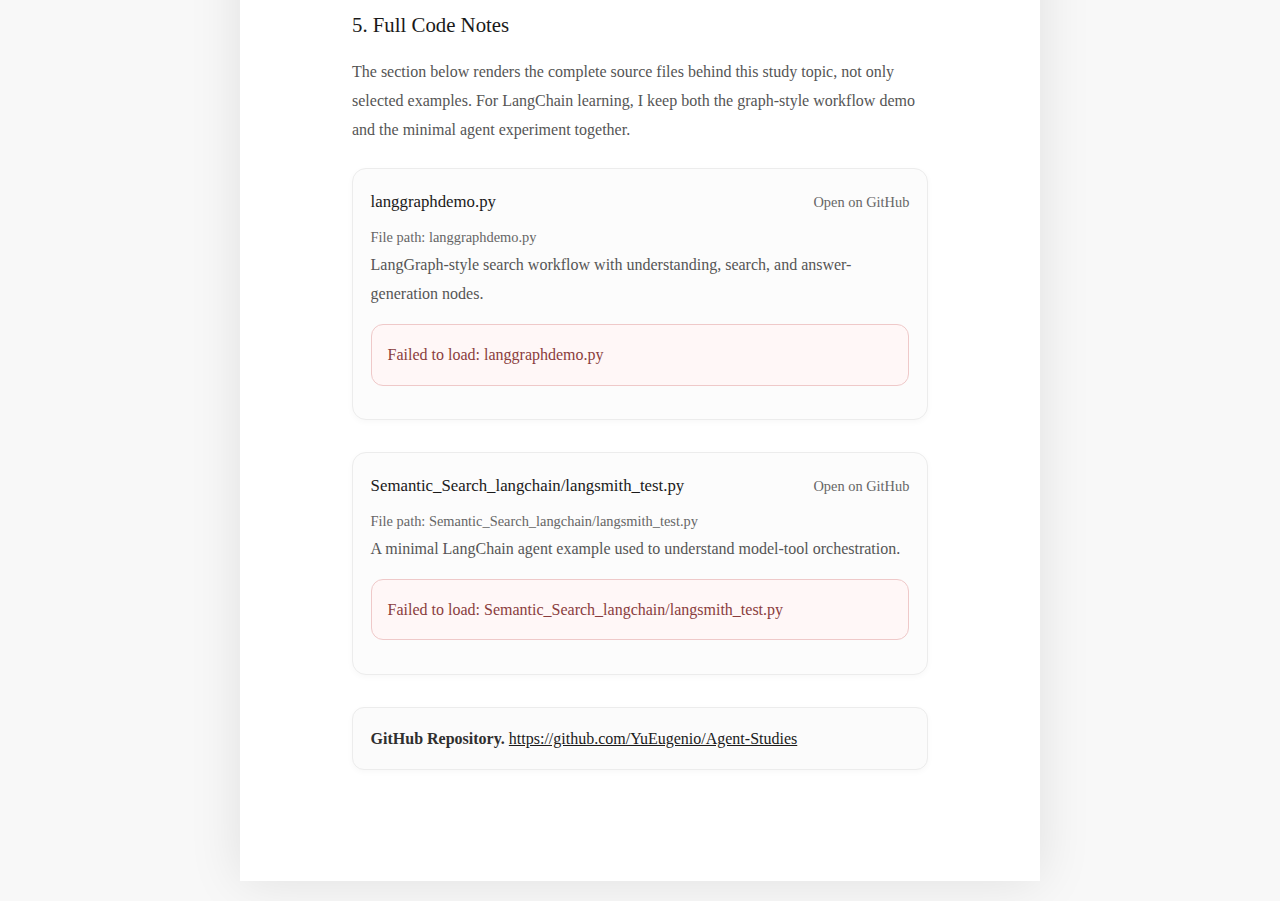
<file: articles/LangChain-Learning-Notes.html>
<!DOCTYPE html>
<html lang="en">
<head>
  <meta charset="UTF-8">
  <meta name="viewport" content="width=device-width, initial-scale=1.0">
  <title>LangChain Learning Notes - YuEugenio's Blog</title>
  <meta name="article:date" content="2026-03-13">
  <meta name="article:section" content="studies">
  <link rel="stylesheet" href="../css/style.css?v=20260310-1">
  <link rel="stylesheet" href="../css/study-notes.css?v=20260313-1">
  <style>
    .article-content { max-width: 760px; margin: 0 auto; padding: 2rem; line-height: 1.82; color: #2f2f2f; }
    .back-link { display: inline-block; margin-bottom: 1.6rem; color: #666; text-decoration: none; font-size: 0.9rem; }
    .back-link:hover { color: #1a1a1a; }
    .article-header { text-align: center; margin-bottom: 2.2rem; border-bottom: 1px solid #eee; padding-bottom: 1.5rem; }
    .article-title { font-size: 2rem; line-height: 1.3; margin-bottom: 0.75rem; color: #1a1a1a; font-weight: normal; }
    .article-subtitle { max-width: 700px; margin: 0 auto 0.9rem; color: #666; font-size: 1rem; line-height: 1.72; }
    .article-meta { color: #666; font-size: 0.9rem; letter-spacing: 0.6px; text-transform: uppercase; }
    .study-body h2 { margin: 2rem 0 0.8rem; color: #1a1a1a; font-size: 1.3rem; font-weight: normal; }
    .study-body p { margin: 0 0 1rem; }
    .study-body ul { margin: 0.4rem 0 1rem 1.25rem; padding: 0; }
    .study-body li { margin: 0.34rem 0; }
    .summary-card, .link-card { margin: 1.2rem 0; padding: 1rem 1.1rem; border: 1px solid #ececec; border-radius: 12px; background: #fbfbfb; box-shadow: 0 2px 6px rgba(0,0,0,0.03); }
    .summary-card p, .link-card p { margin: 0; }
    .link-card a { color: #1a1a1a; word-break: break-all; }
    @media (max-width: 768px) {
      .article-content { padding: 1.2rem 0.95rem 1.6rem; }
      .article-title { font-size: 1.62rem; }
      .article-subtitle { font-size: 0.95rem; }
    }
  </style>
</head>
<body data-lang-page="en" data-lang-route-en="./LangChain-Learning-Notes.html" data-lang-route-cn="../pages/langchain-learning-notes-cn.html">
  <div class="container">
    <div class="article-content">
      <a href="../pages/studies.html" class="back-link" data-i18n-en="← Back to Studies" data-i18n-cn="← 返回学科学习">← Back to Studies</a>

      <header class="article-header">
        <h1 class="article-title">LangChain Learning Notes</h1>
        <p class="article-subtitle">A compact record of how I learned LangChain abstractions, workflow composition, and graph-based orchestration through small experiments.</p>
        <div class="article-meta">March 13, 2026</div>
      </header>

      <main class="study-body">
        <div class="summary-card">
          <p>This study track focuses on understanding how LangChain organizes model calls, prompts, retrieval components, and workflow state into reusable application building blocks.</p>
        </div>

        <h2>1. What I Focused On</h2>
        <p>I used this stage to understand the engineering layer around LLMs: how prompts, model wrappers, retrievers, memory, and tools are composed into a pipeline instead of being written as one large script.</p>
        <p>The goal was not just to call a model successfully, but to understand how LangChain helps structure multi-step applications that can still be debugged, extended, and reused.</p>

        <h2>2. What I Practiced</h2>
        <ul>
          <li>Reading and following LangChain retrieval examples to understand loaders, embeddings, vector stores, and retrievers.</li>
          <li>Building a graph-style search workflow in <strong>`langgraphdemo.py`</strong> with separate nodes for query understanding, web search, and answer generation.</li>
          <li>Using environment-variable based model configuration so experiments stay portable across compatible providers.</li>
          <li>Observing how state flows between nodes instead of relying on a single prompt-only interaction.</li>
        </ul>

        <h2>3. What I Learned</h2>
        <p>The most important lesson is that LangChain becomes especially valuable when the application logic has structure. Once a task involves retrieval, tools, branching steps, or state passing, explicit components make the system easier to reason about than a monolithic script.</p>
        <p>I also learned that orchestration quality matters as much as model quality. Breaking a task into understand, retrieve, and synthesize often produces a cleaner result than asking one prompt to do everything at once.</p>

        <h2>4. Current Outcome</h2>
        <p>At this stage, my LangChain learning outcome is not one single product, but a working foundation: I can already organize multi-step LLM workflows, express them as reusable nodes, and connect model calls with retrieval or external search in a more systematic way.</p>

        <h2>5. Full Code Notes</h2>
        <p class="source-notice">The section below renders the complete source files behind this study topic, not only selected examples. For LangChain learning, I keep both the graph-style workflow demo and the minimal agent experiment together.</p>
        <div id="study-sources"></div>

        <div class="link-card">
          <p><strong>GitHub Repository.</strong> <a href="https://github.com/YuEugenio/Agent-Studies" target="_blank" rel="noreferrer">https://github.com/YuEugenio/Agent-Studies</a></p>
        </div>
      </main>
    </div>
  </div>
  <script id="study-page-config" type="application/json">
    {
      "lang": "en",
      "owner": "YuEugenio",
      "repo": "Agent-Studies",
      "branch": "main",
      "sources": [
        {
          "path": "langgraphdemo.py",
          "type": "script",
          "title": "langgraphdemo.py",
          "description": "LangGraph-style search workflow with understanding, search, and answer-generation nodes."
        },
        {
          "path": "Semantic_Search_langchain/langsmith_test.py",
          "type": "script",
          "title": "Semantic_Search_langchain/langsmith_test.py",
          "description": "A minimal LangChain agent example used to understand model-tool orchestration."
        }
      ]
    }
  </script>
  <script src="../js/study-code-viewer.js?v=20260313-1"></script>
  <script src="../js/config.js?v=20260310-1"></script>
  <script src="../js/language.js?v=20260310-1"></script>
</body>
</html>
</file>
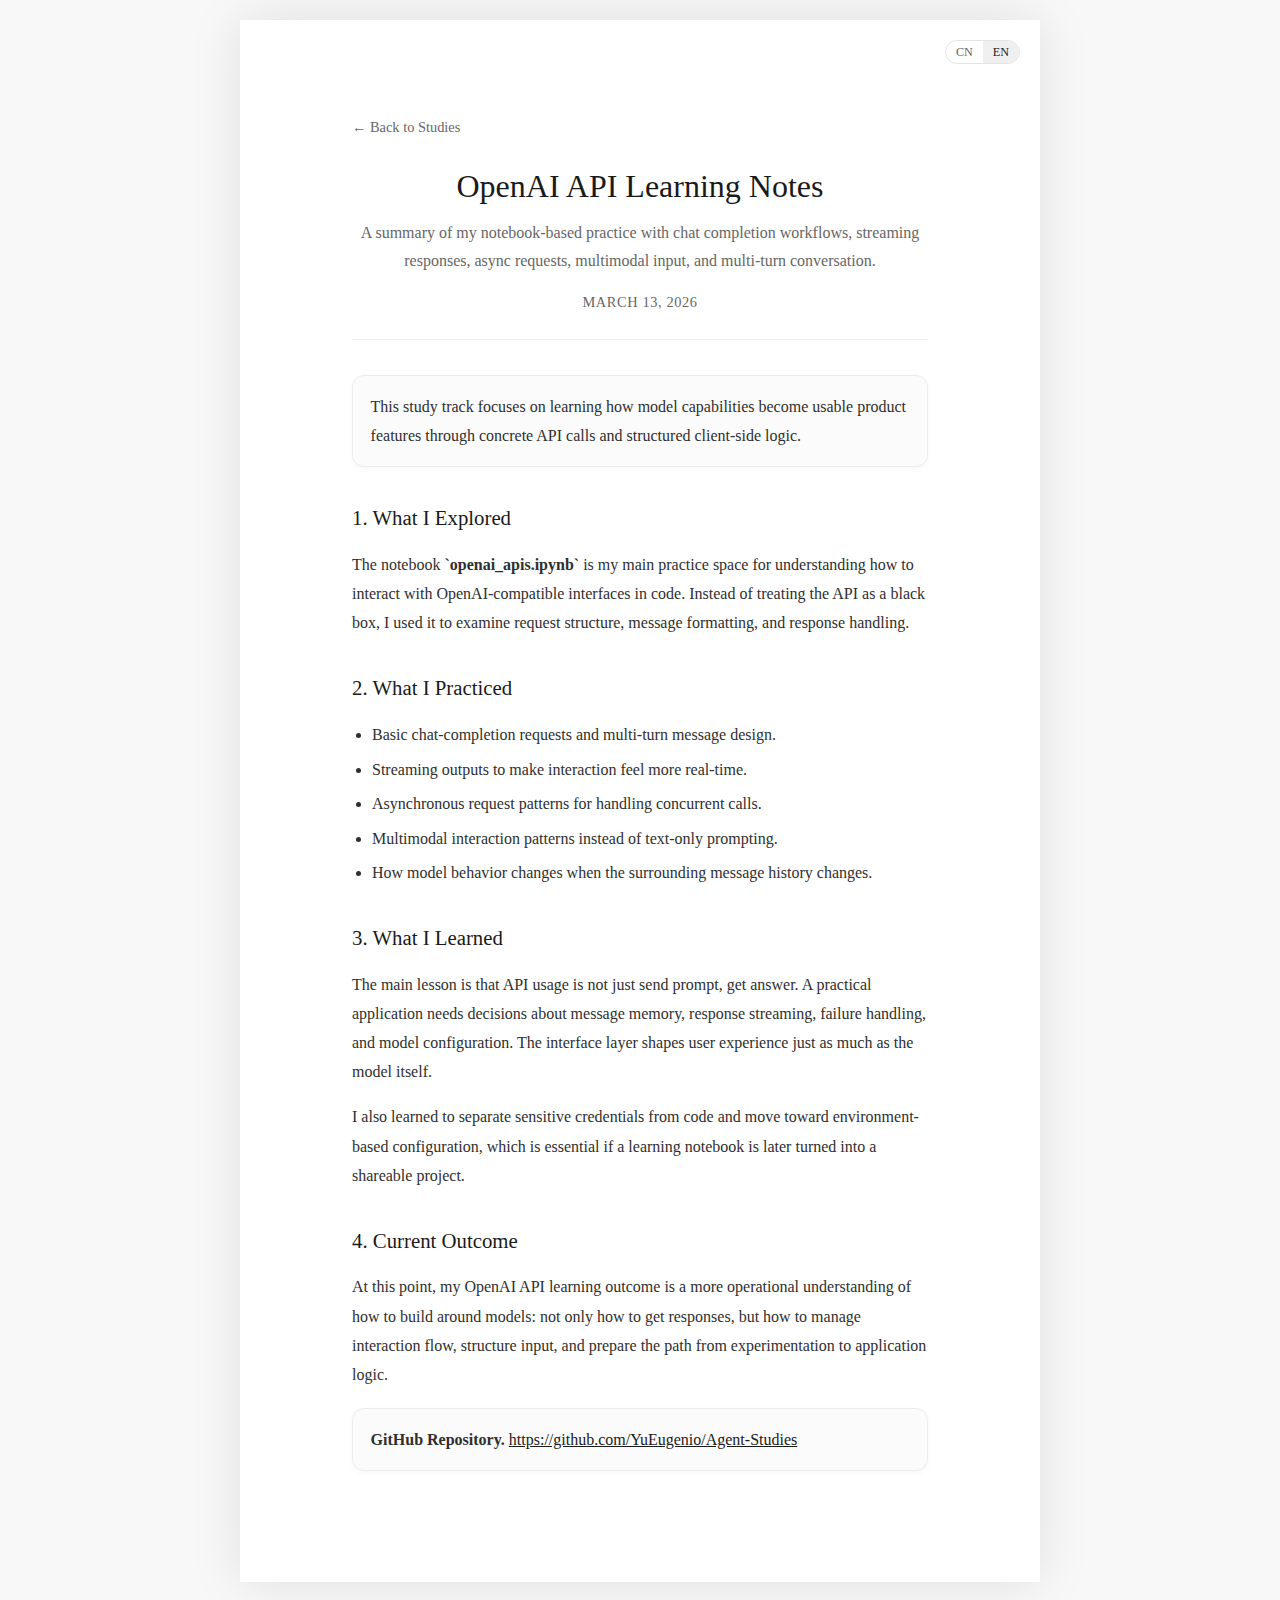
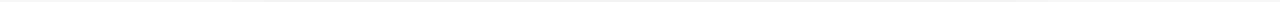
<file: articles/OpenAI-API-Learning-Notes.html>
<!DOCTYPE html>
<html lang="en">
<head>
  <meta charset="UTF-8">
  <meta name="viewport" content="width=device-width, initial-scale=1.0">
  <title>OpenAI API Learning Notes - YuEugenio's Blog</title>
  <meta name="article:date" content="2026-03-13">
  <meta name="article:section" content="studies">
  <link rel="stylesheet" href="../css/style.css?v=20260310-1">
  <style>
    .article-content { max-width: 760px; margin: 0 auto; padding: 2rem; line-height: 1.82; color: #2f2f2f; }
    .back-link { display: inline-block; margin-bottom: 1.6rem; color: #666; text-decoration: none; font-size: 0.9rem; }
    .back-link:hover { color: #1a1a1a; }
    .article-header { text-align: center; margin-bottom: 2.2rem; border-bottom: 1px solid #eee; padding-bottom: 1.5rem; }
    .article-title { font-size: 2rem; line-height: 1.3; margin-bottom: 0.75rem; color: #1a1a1a; font-weight: normal; }
    .article-subtitle { max-width: 700px; margin: 0 auto 0.9rem; color: #666; font-size: 1rem; line-height: 1.72; }
    .article-meta { color: #666; font-size: 0.9rem; letter-spacing: 0.6px; text-transform: uppercase; }
    .study-body h2 { margin: 2rem 0 0.8rem; color: #1a1a1a; font-size: 1.3rem; font-weight: normal; }
    .study-body p { margin: 0 0 1rem; }
    .study-body ul { margin: 0.4rem 0 1rem 1.25rem; padding: 0; }
    .study-body li { margin: 0.34rem 0; }
    .summary-card, .link-card { margin: 1.2rem 0; padding: 1rem 1.1rem; border: 1px solid #ececec; border-radius: 12px; background: #fbfbfb; box-shadow: 0 2px 6px rgba(0,0,0,0.03); }
    .summary-card p, .link-card p { margin: 0; }
    .link-card a { color: #1a1a1a; word-break: break-all; }
    @media (max-width: 768px) {
      .article-content { padding: 1.2rem 0.95rem 1.6rem; }
      .article-title { font-size: 1.62rem; }
      .article-subtitle { font-size: 0.95rem; }
    }
  </style>
</head>
<body>
  <div class="container">
    <div class="article-content">
      <a href="../pages/studies.html" class="back-link" data-i18n-en="← Back to Studies" data-i18n-cn="← 返回学科学习">← Back to Studies</a>

      <header class="article-header">
        <h1 class="article-title">OpenAI API Learning Notes</h1>
        <p class="article-subtitle">A summary of my notebook-based practice with chat completion workflows, streaming responses, async requests, multimodal input, and multi-turn conversation.</p>
        <div class="article-meta">March 13, 2026</div>
      </header>

      <main class="study-body">
        <div class="summary-card">
          <p>This study track focuses on learning how model capabilities become usable product features through concrete API calls and structured client-side logic.</p>
        </div>

        <h2>1. What I Explored</h2>
        <p>The notebook <strong>`openai_apis.ipynb`</strong> is my main practice space for understanding how to interact with OpenAI-compatible interfaces in code. Instead of treating the API as a black box, I used it to examine request structure, message formatting, and response handling.</p>

        <h2>2. What I Practiced</h2>
        <ul>
          <li>Basic chat-completion requests and multi-turn message design.</li>
          <li>Streaming outputs to make interaction feel more real-time.</li>
          <li>Asynchronous request patterns for handling concurrent calls.</li>
          <li>Multimodal interaction patterns instead of text-only prompting.</li>
          <li>How model behavior changes when the surrounding message history changes.</li>
        </ul>

        <h2>3. What I Learned</h2>
        <p>The main lesson is that API usage is not just send prompt, get answer. A practical application needs decisions about message memory, response streaming, failure handling, and model configuration. The interface layer shapes user experience just as much as the model itself.</p>
        <p>I also learned to separate sensitive credentials from code and move toward environment-based configuration, which is essential if a learning notebook is later turned into a shareable project.</p>

        <h2>4. Current Outcome</h2>
        <p>At this point, my OpenAI API learning outcome is a more operational understanding of how to build around models: not only how to get responses, but how to manage interaction flow, structure input, and prepare the path from experimentation to application logic.</p>

        <div class="link-card">
          <p><strong>GitHub Repository.</strong> <a href="https://github.com/YuEugenio/Agent-Studies" target="_blank" rel="noreferrer">https://github.com/YuEugenio/Agent-Studies</a></p>
        </div>
      </main>
    </div>
  </div>
  <script src="../js/config.js?v=20260310-1"></script>
  <script src="../js/language.js?v=20260310-1"></script>
</body>
</html>
</file>
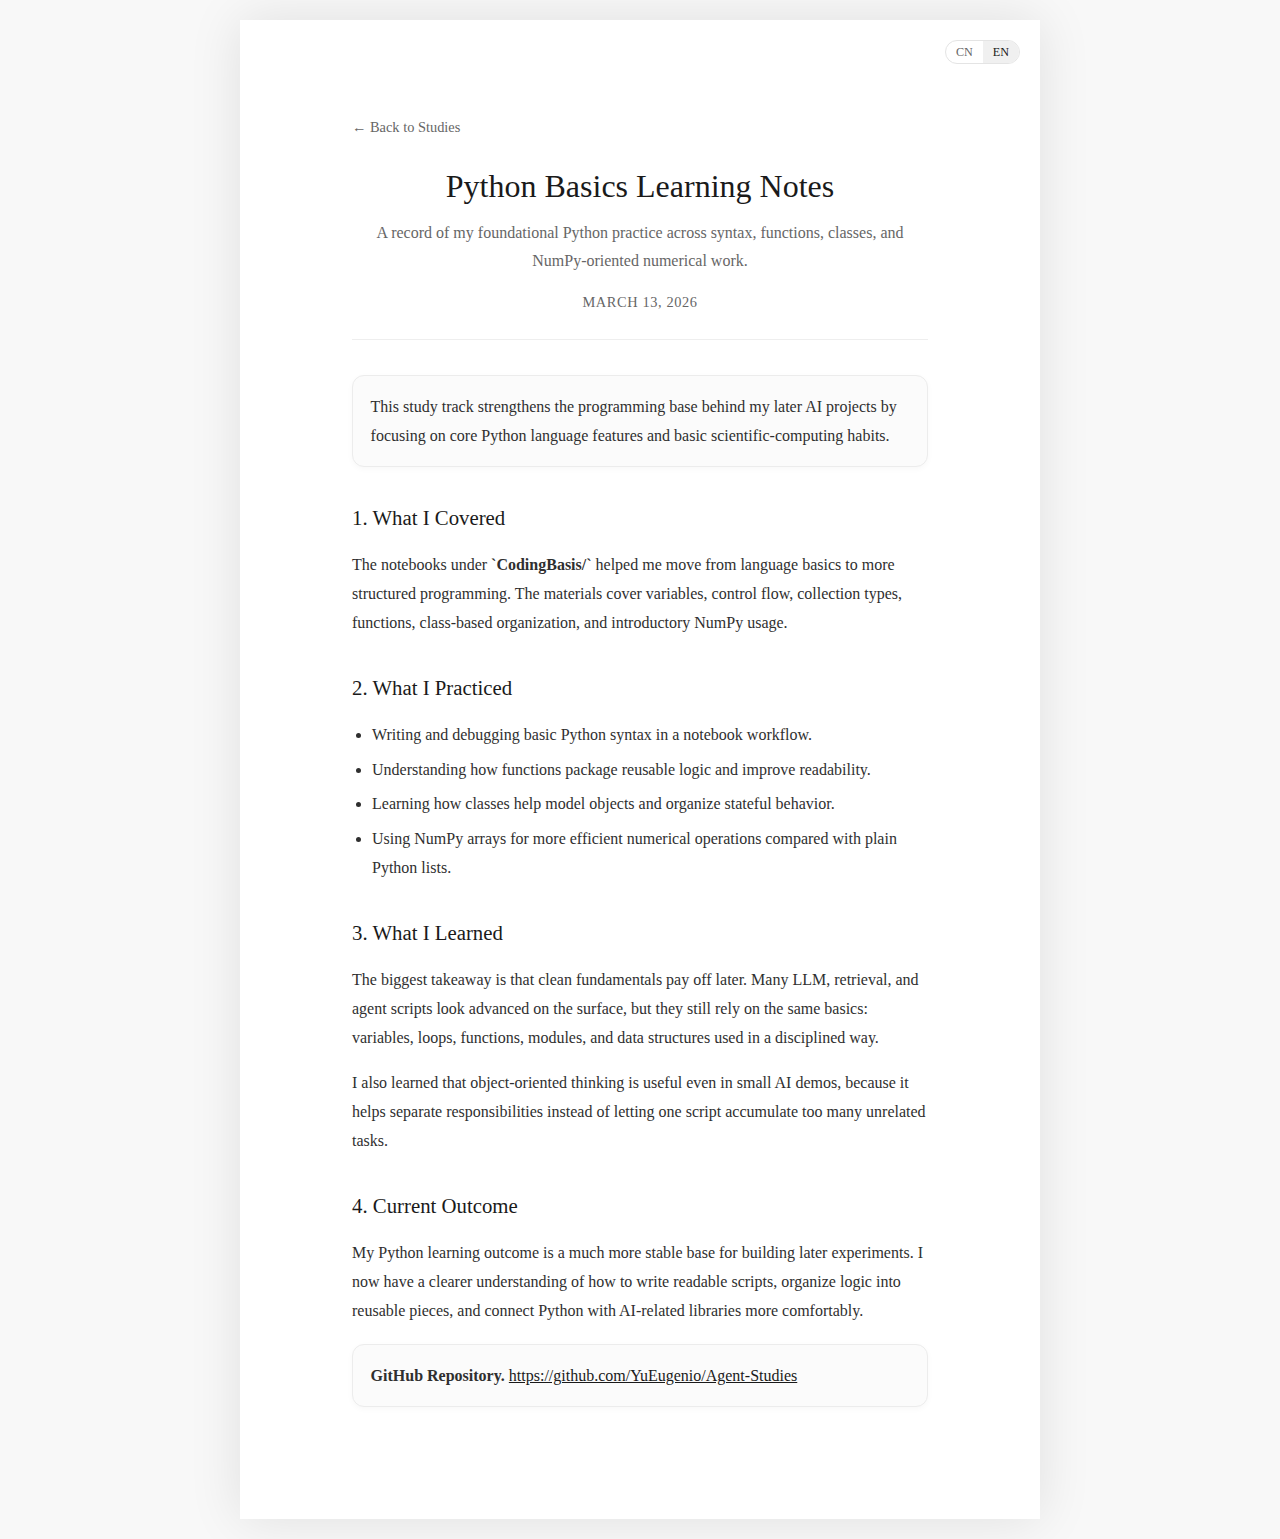
<file: articles/Python-Basics-Learning-Notes.html>
<!DOCTYPE html>
<html lang="en">
<head>
  <meta charset="UTF-8">
  <meta name="viewport" content="width=device-width, initial-scale=1.0">
  <title>Python Basics Learning Notes - YuEugenio's Blog</title>
  <meta name="article:date" content="2026-03-13">
  <meta name="article:section" content="studies">
  <link rel="stylesheet" href="../css/style.css?v=20260310-1">
  <style>
    .article-content { max-width: 760px; margin: 0 auto; padding: 2rem; line-height: 1.82; color: #2f2f2f; }
    .back-link { display: inline-block; margin-bottom: 1.6rem; color: #666; text-decoration: none; font-size: 0.9rem; }
    .back-link:hover { color: #1a1a1a; }
    .article-header { text-align: center; margin-bottom: 2.2rem; border-bottom: 1px solid #eee; padding-bottom: 1.5rem; }
    .article-title { font-size: 2rem; line-height: 1.3; margin-bottom: 0.75rem; color: #1a1a1a; font-weight: normal; }
    .article-subtitle { max-width: 700px; margin: 0 auto 0.9rem; color: #666; font-size: 1rem; line-height: 1.72; }
    .article-meta { color: #666; font-size: 0.9rem; letter-spacing: 0.6px; text-transform: uppercase; }
    .study-body h2 { margin: 2rem 0 0.8rem; color: #1a1a1a; font-size: 1.3rem; font-weight: normal; }
    .study-body p { margin: 0 0 1rem; }
    .study-body ul { margin: 0.4rem 0 1rem 1.25rem; padding: 0; }
    .study-body li { margin: 0.34rem 0; }
    .summary-card, .link-card { margin: 1.2rem 0; padding: 1rem 1.1rem; border: 1px solid #ececec; border-radius: 12px; background: #fbfbfb; box-shadow: 0 2px 6px rgba(0,0,0,0.03); }
    .summary-card p, .link-card p { margin: 0; }
    .link-card a { color: #1a1a1a; word-break: break-all; }
    @media (max-width: 768px) {
      .article-content { padding: 1.2rem 0.95rem 1.6rem; }
      .article-title { font-size: 1.62rem; }
      .article-subtitle { font-size: 0.95rem; }
    }
  </style>
</head>
<body>
  <div class="container">
    <div class="article-content">
      <a href="../pages/studies.html" class="back-link" data-i18n-en="← Back to Studies" data-i18n-cn="← 返回学科学习">← Back to Studies</a>

      <header class="article-header">
        <h1 class="article-title">Python Basics Learning Notes</h1>
        <p class="article-subtitle">A record of my foundational Python practice across syntax, functions, classes, and NumPy-oriented numerical work.</p>
        <div class="article-meta">March 13, 2026</div>
      </header>

      <main class="study-body">
        <div class="summary-card">
          <p>This study track strengthens the programming base behind my later AI projects by focusing on core Python language features and basic scientific-computing habits.</p>
        </div>

        <h2>1. What I Covered</h2>
        <p>The notebooks under <strong>`CodingBasis/`</strong> helped me move from language basics to more structured programming. The materials cover variables, control flow, collection types, functions, class-based organization, and introductory NumPy usage.</p>

        <h2>2. What I Practiced</h2>
        <ul>
          <li>Writing and debugging basic Python syntax in a notebook workflow.</li>
          <li>Understanding how functions package reusable logic and improve readability.</li>
          <li>Learning how classes help model objects and organize stateful behavior.</li>
          <li>Using NumPy arrays for more efficient numerical operations compared with plain Python lists.</li>
        </ul>

        <h2>3. What I Learned</h2>
        <p>The biggest takeaway is that clean fundamentals pay off later. Many LLM, retrieval, and agent scripts look advanced on the surface, but they still rely on the same basics: variables, loops, functions, modules, and data structures used in a disciplined way.</p>
        <p>I also learned that object-oriented thinking is useful even in small AI demos, because it helps separate responsibilities instead of letting one script accumulate too many unrelated tasks.</p>

        <h2>4. Current Outcome</h2>
        <p>My Python learning outcome is a much more stable base for building later experiments. I now have a clearer understanding of how to write readable scripts, organize logic into reusable pieces, and connect Python with AI-related libraries more comfortably.</p>

        <div class="link-card">
          <p><strong>GitHub Repository.</strong> <a href="https://github.com/YuEugenio/Agent-Studies" target="_blank" rel="noreferrer">https://github.com/YuEugenio/Agent-Studies</a></p>
        </div>
      </main>
    </div>
  </div>
  <script src="../js/config.js?v=20260310-1"></script>
  <script src="../js/language.js?v=20260310-1"></script>
</body>
</html>
</file>
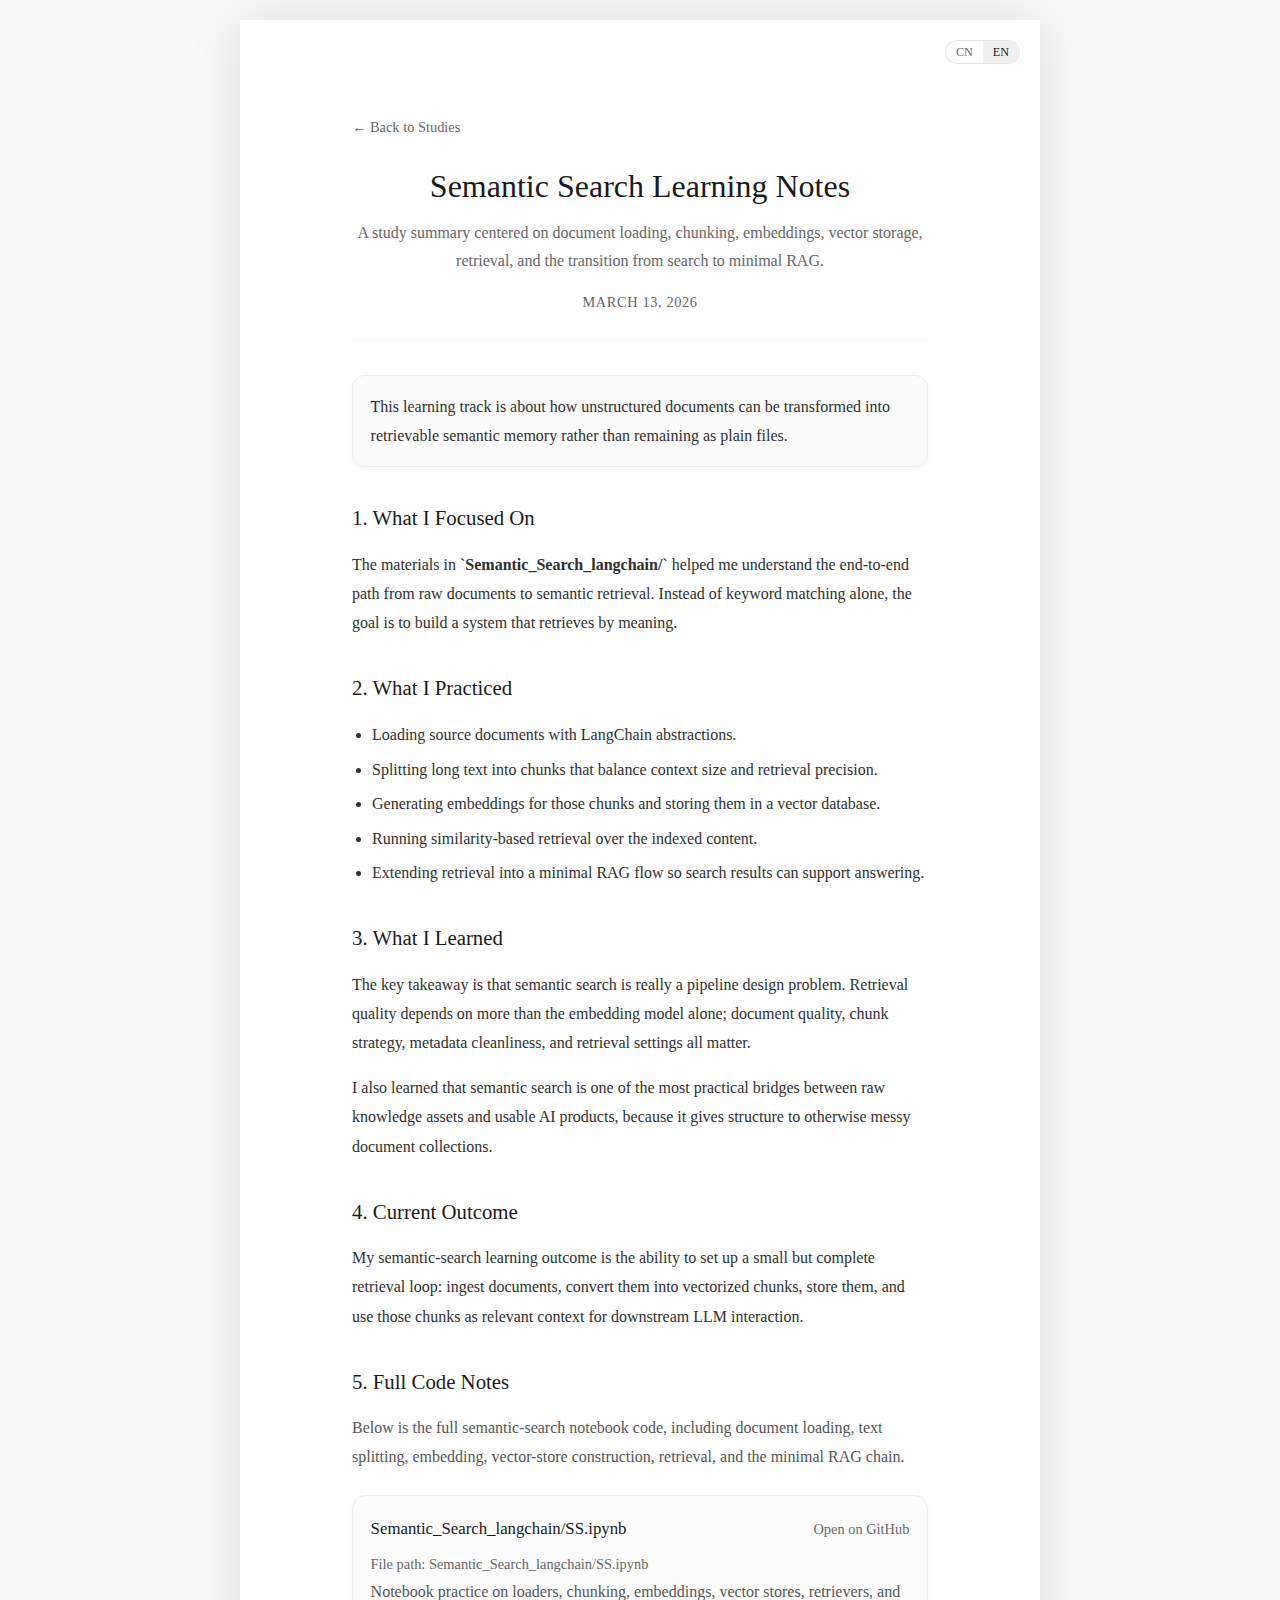
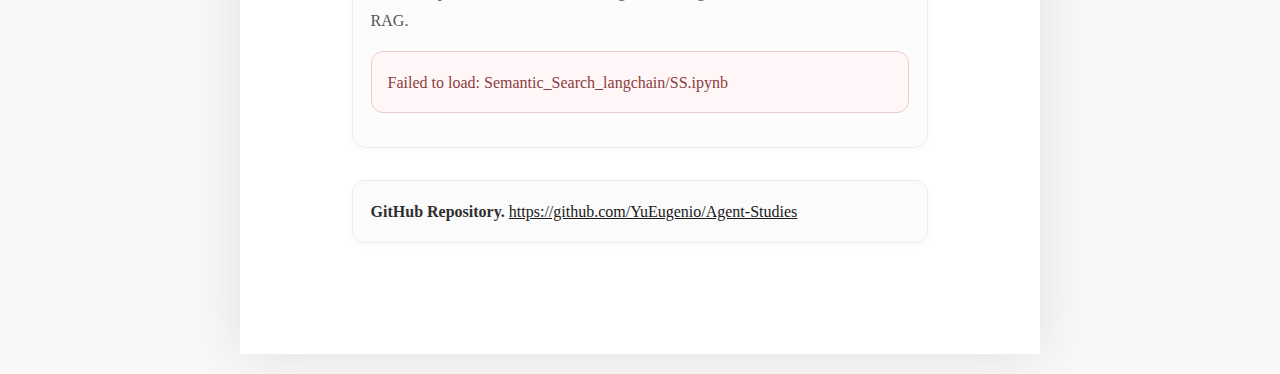
<file: articles/Semantic-Search-Learning-Notes.html>
<!DOCTYPE html>
<html lang="en">
<head>
  <meta charset="UTF-8">
  <meta name="viewport" content="width=device-width, initial-scale=1.0">
  <title>Semantic Search Learning Notes - YuEugenio's Blog</title>
  <meta name="article:date" content="2026-03-13">
  <meta name="article:section" content="studies">
  <link rel="stylesheet" href="../css/style.css?v=20260310-1">
  <link rel="stylesheet" href="../css/study-notes.css?v=20260313-1">
  <style>
    .article-content { max-width: 760px; margin: 0 auto; padding: 2rem; line-height: 1.82; color: #2f2f2f; }
    .back-link { display: inline-block; margin-bottom: 1.6rem; color: #666; text-decoration: none; font-size: 0.9rem; }
    .back-link:hover { color: #1a1a1a; }
    .article-header { text-align: center; margin-bottom: 2.2rem; border-bottom: 1px solid #eee; padding-bottom: 1.5rem; }
    .article-title { font-size: 2rem; line-height: 1.3; margin-bottom: 0.75rem; color: #1a1a1a; font-weight: normal; }
    .article-subtitle { max-width: 700px; margin: 0 auto 0.9rem; color: #666; font-size: 1rem; line-height: 1.72; }
    .article-meta { color: #666; font-size: 0.9rem; letter-spacing: 0.6px; text-transform: uppercase; }
    .study-body h2 { margin: 2rem 0 0.8rem; color: #1a1a1a; font-size: 1.3rem; font-weight: normal; }
    .study-body p { margin: 0 0 1rem; }
    .study-body ul { margin: 0.4rem 0 1rem 1.25rem; padding: 0; }
    .study-body li { margin: 0.34rem 0; }
    .summary-card, .link-card { margin: 1.2rem 0; padding: 1rem 1.1rem; border: 1px solid #ececec; border-radius: 12px; background: #fbfbfb; box-shadow: 0 2px 6px rgba(0,0,0,0.03); }
    .summary-card p, .link-card p { margin: 0; }
    .link-card a { color: #1a1a1a; word-break: break-all; }
    @media (max-width: 768px) {
      .article-content { padding: 1.2rem 0.95rem 1.6rem; }
      .article-title { font-size: 1.62rem; }
      .article-subtitle { font-size: 0.95rem; }
    }
  </style>
</head>
<body data-lang-page="en" data-lang-route-en="./Semantic-Search-Learning-Notes.html" data-lang-route-cn="../pages/semantic-search-learning-notes-cn.html">
  <div class="container">
    <div class="article-content">
      <a href="../pages/studies.html" class="back-link" data-i18n-en="← Back to Studies" data-i18n-cn="← 返回学科学习">← Back to Studies</a>

      <header class="article-header">
        <h1 class="article-title">Semantic Search Learning Notes</h1>
        <p class="article-subtitle">A study summary centered on document loading, chunking, embeddings, vector storage, retrieval, and the transition from search to minimal RAG.</p>
        <div class="article-meta">March 13, 2026</div>
      </header>

      <main class="study-body">
        <div class="summary-card">
          <p>This learning track is about how unstructured documents can be transformed into retrievable semantic memory rather than remaining as plain files.</p>
        </div>

        <h2>1. What I Focused On</h2>
        <p>The materials in <strong>`Semantic_Search_langchain/`</strong> helped me understand the end-to-end path from raw documents to semantic retrieval. Instead of keyword matching alone, the goal is to build a system that retrieves by meaning.</p>

        <h2>2. What I Practiced</h2>
        <ul>
          <li>Loading source documents with LangChain abstractions.</li>
          <li>Splitting long text into chunks that balance context size and retrieval precision.</li>
          <li>Generating embeddings for those chunks and storing them in a vector database.</li>
          <li>Running similarity-based retrieval over the indexed content.</li>
          <li>Extending retrieval into a minimal RAG flow so search results can support answering.</li>
        </ul>

        <h2>3. What I Learned</h2>
        <p>The key takeaway is that semantic search is really a pipeline design problem. Retrieval quality depends on more than the embedding model alone; document quality, chunk strategy, metadata cleanliness, and retrieval settings all matter.</p>
        <p>I also learned that semantic search is one of the most practical bridges between raw knowledge assets and usable AI products, because it gives structure to otherwise messy document collections.</p>

        <h2>4. Current Outcome</h2>
        <p>My semantic-search learning outcome is the ability to set up a small but complete retrieval loop: ingest documents, convert them into vectorized chunks, store them, and use those chunks as relevant context for downstream LLM interaction.</p>

        <h2>5. Full Code Notes</h2>
        <p class="source-notice">Below is the full semantic-search notebook code, including document loading, text splitting, embedding, vector-store construction, retrieval, and the minimal RAG chain.</p>
        <div id="study-sources"></div>

        <div class="link-card">
          <p><strong>GitHub Repository.</strong> <a href="https://github.com/YuEugenio/Agent-Studies" target="_blank" rel="noreferrer">https://github.com/YuEugenio/Agent-Studies</a></p>
        </div>
      </main>
    </div>
  </div>
  <script id="study-page-config" type="application/json">
    {
      "lang": "en",
      "owner": "YuEugenio",
      "repo": "Agent-Studies",
      "branch": "main",
      "sources": [
        {
          "path": "Semantic_Search_langchain/SS.ipynb",
          "type": "notebook",
          "title": "Semantic_Search_langchain/SS.ipynb",
          "description": "Notebook practice on loaders, chunking, embeddings, vector stores, retrievers, and RAG."
        }
      ]
    }
  </script>
  <script src="../js/study-code-viewer.js?v=20260313-1"></script>
  <script src="../js/config.js?v=20260310-1"></script>
  <script src="../js/language.js?v=20260310-1"></script>
</body>
</html>
</file>
<file: css/study-notes.css>
.source-notice {
  margin: 0 0 1rem;
  color: #555;
}

.loading-box,
.error-box,
.empty-box {
  margin: 1rem 0;
  padding: 0.95rem 1rem;
  border: 1px solid #ececec;
  border-radius: 12px;
  background: #fbfbfb;
  color: #555;
}

.error-box {
  border-color: #efc9c9;
  background: #fff7f7;
  color: #8a3d3d;
}

.source-section {
  margin: 1.5rem 0 2rem;
  padding: 1.1rem;
  border: 1px solid #ececec;
  border-radius: 14px;
  background: #fcfcfc;
  box-shadow: 0 2px 6px rgba(0, 0, 0, 0.03);
}

.source-header {
  margin-bottom: 1rem;
}

.source-title-row {
  display: flex;
  flex-wrap: wrap;
  align-items: center;
  justify-content: space-between;
  gap: 0.75rem;
}

.source-title {
  margin: 0;
  color: #1a1a1a;
  font-size: 1.05rem;
  font-weight: 500;
}

.source-link {
  color: #666;
  text-decoration: none;
  font-size: 0.9rem;
}

.source-link:hover {
  color: #1a1a1a;
}

.source-meta {
  margin-top: 0.4rem;
  color: #666;
  font-size: 0.9rem;
  word-break: break-all;
}

.source-desc {
  margin: 0.55rem 0 0;
  color: #555;
}

.cell-block + .cell-block {
  margin-top: 1rem;
}

.cell-label {
  margin-bottom: 0.45rem;
  color: #666;
  font-size: 0.88rem;
  letter-spacing: 0.2px;
  text-transform: uppercase;
}

.code-block {
  margin: 0;
  padding: 1rem;
  overflow-x: auto;
  border-radius: 12px;
  border: 1px solid #ececec;
  background: #f6f6f6;
}

.code-block code {
  display: block;
  font-family: "SFMono-Regular", SFMono-Regular, ui-monospace, Menlo, Monaco, Consolas, "Liberation Mono", monospace;
  font-size: 0.9rem;
  line-height: 1.7;
  color: #222;
  white-space: pre;
}

@media (max-width: 768px) {
  .source-section {
    padding: 0.95rem;
  }

  .source-title {
    font-size: 1rem;
  }

  .code-block {
    padding: 0.85rem;
  }

  .code-block code {
    font-size: 0.84rem;
  }
}
</file>
<file: css/style.css>
/* Reset and Base Styles */
* {
    margin: 0;
    padding: 0;
    box-sizing: border-box;
}

body {
    font-family: 'Georgia', 'Times New Roman', serif;
    background-color: #f8f8f8;
    color: #2c2c2c;
    line-height: 1.6;
    padding: 20px;
}

/* Layout */
.container {
    max-width: 800px;
    margin: 0 auto;
    background-color: #ffffff;
    padding: 60px 80px;
    box-shadow: 0 0 50px rgba(0,0,0,0.1);
    min-height: 100vh;
}

/* Header Styles */
.header {
    text-align: center;
    margin-bottom: 60px;
}

.site-title {
    font-size: 1rem;
    font-weight: normal;
    letter-spacing: 4px;
    text-transform: uppercase;
    margin-bottom: 40px;
    color: #666;
}

.main-title {
    font-size: 3rem;
    font-weight: normal;
    line-height: 1.2;
    margin-bottom: 40px;
    color: #1a1a1a;
}

/* Article List Styles */
.article-list {
    margin-top: 60px;
}

.article-item {
    margin-bottom: 60px;
    padding: 20px 0;
    border-bottom: 1px solid #eee;
    cursor: pointer;
    transition: all 0.3s ease;
}

.article-item:hover {
    background-color: #fafafa;
    padding-left: 20px;
    padding-right: 20px;
    margin-left: -20px;
    margin-right: -20px;
}

.article-item:last-child {
    border-bottom: none;
}

/* Article Content Styles */

.back-link,
.back-link:link,
.back-link:visited {
    display: inline-block;
    margin-bottom: 1.6rem;
    color: #666;
    text-decoration: none;
    font-size: 0.9rem;
}

.back-link:hover,
.back-link:focus {
    color: #1a1a1a;
}

body[data-page-type="section"] .section-top {
    max-width: 760px;
    margin: 0 auto;
}

.article-content {
    flex: 1;
}

.article-date {
    font-size: 0.8rem;
    color: #666;
    text-transform: uppercase;
    letter-spacing: 1px;
    margin-bottom: 10px;
}

.article-title {
    font-size: 2rem;
    font-weight: normal;
    color: #1a1a1a;
    margin-bottom: 15px;
    transition: color 0.3s ease;
}

.article-item:hover .article-title {
    color: #333;
}

.article-excerpt {
    color: #666;
    font-size: 1rem;
    line-height: 1.8;
}

/* Math Preview Styles */
.math-preview {
    margin-top: 10px;
    padding: 10px;
    background-color: #f9f9f9;
    border-left: 3px solid #ddd;
    font-style: italic;
}

/* Loading States */
.loading {
    text-align: center;
    padding: 40px;
    color: #999;
}

/* Responsive Design */
@media (max-width: 768px) {
    .container {
        padding: 40px 30px;
    }
    
    .main-title {
        font-size: 2.2rem;
    }
    
    .article-title {
        font-size: 1.6rem;
    }
}

@media (max-width: 480px) {
    .container {
        padding: 20px 15px;
    }
    
    .main-title {
        font-size: 1.8rem;
    }
    
    .site-title {
        letter-spacing: 2px;
    }
}

/* Language Switcher */
.container,
.page-container {
    position: relative;
}

.lang-switcher {
    position: absolute;
    top: 20px;
    right: 20px;
    display: inline-flex;
    align-items: center;
    border: 1px solid #e4e4e4;
    background: #fff;
    border-radius: 999px;
    overflow: hidden;
    font-size: 0.76rem;
    letter-spacing: 0.8px;
    text-transform: uppercase;
}

.lang-switcher button {
    border: none;
    background: transparent;
    color: #666;
    padding: 5px 10px;
    cursor: pointer;
    font-family: inherit;
    font-size: inherit;
    line-height: 1;
}

.lang-switcher button:hover {
    background: #f5f5f5;
    color: #1a1a1a;
}

.lang-switcher button.is-active {
    background: #f0f0f0;
    color: #1a1a1a;
}

.lang-switcher.lang-switcher--fixed {
    position: fixed;
    top: 18px;
    right: 18px;
    z-index: 999;
}

/* Home Navigation (title only) */
.nav-title-only .article-content {
    text-align: center;
}

.nav-title-only .article-title {
    margin-bottom: 0;
}

body[data-page-type="home"] .article-list {
    margin-top: 36px;
}

body[data-page-type="home"] .nav-title-only {
    margin-bottom: 42px;
    padding: 28px 0;
}

body[data-page-type="home"] .nav-title-only .article-title {
    font-size: 2.5rem;
    letter-spacing: 0.4px;
}

@media (max-width: 768px) {
    body[data-page-type="home"] .nav-title-only .article-title {
        font-size: 2.1rem;
    }
}

@media (max-width: 480px) {
    body[data-page-type="home"] .nav-title-only .article-title {
        font-size: 1.9rem;
    }
}
</file>
